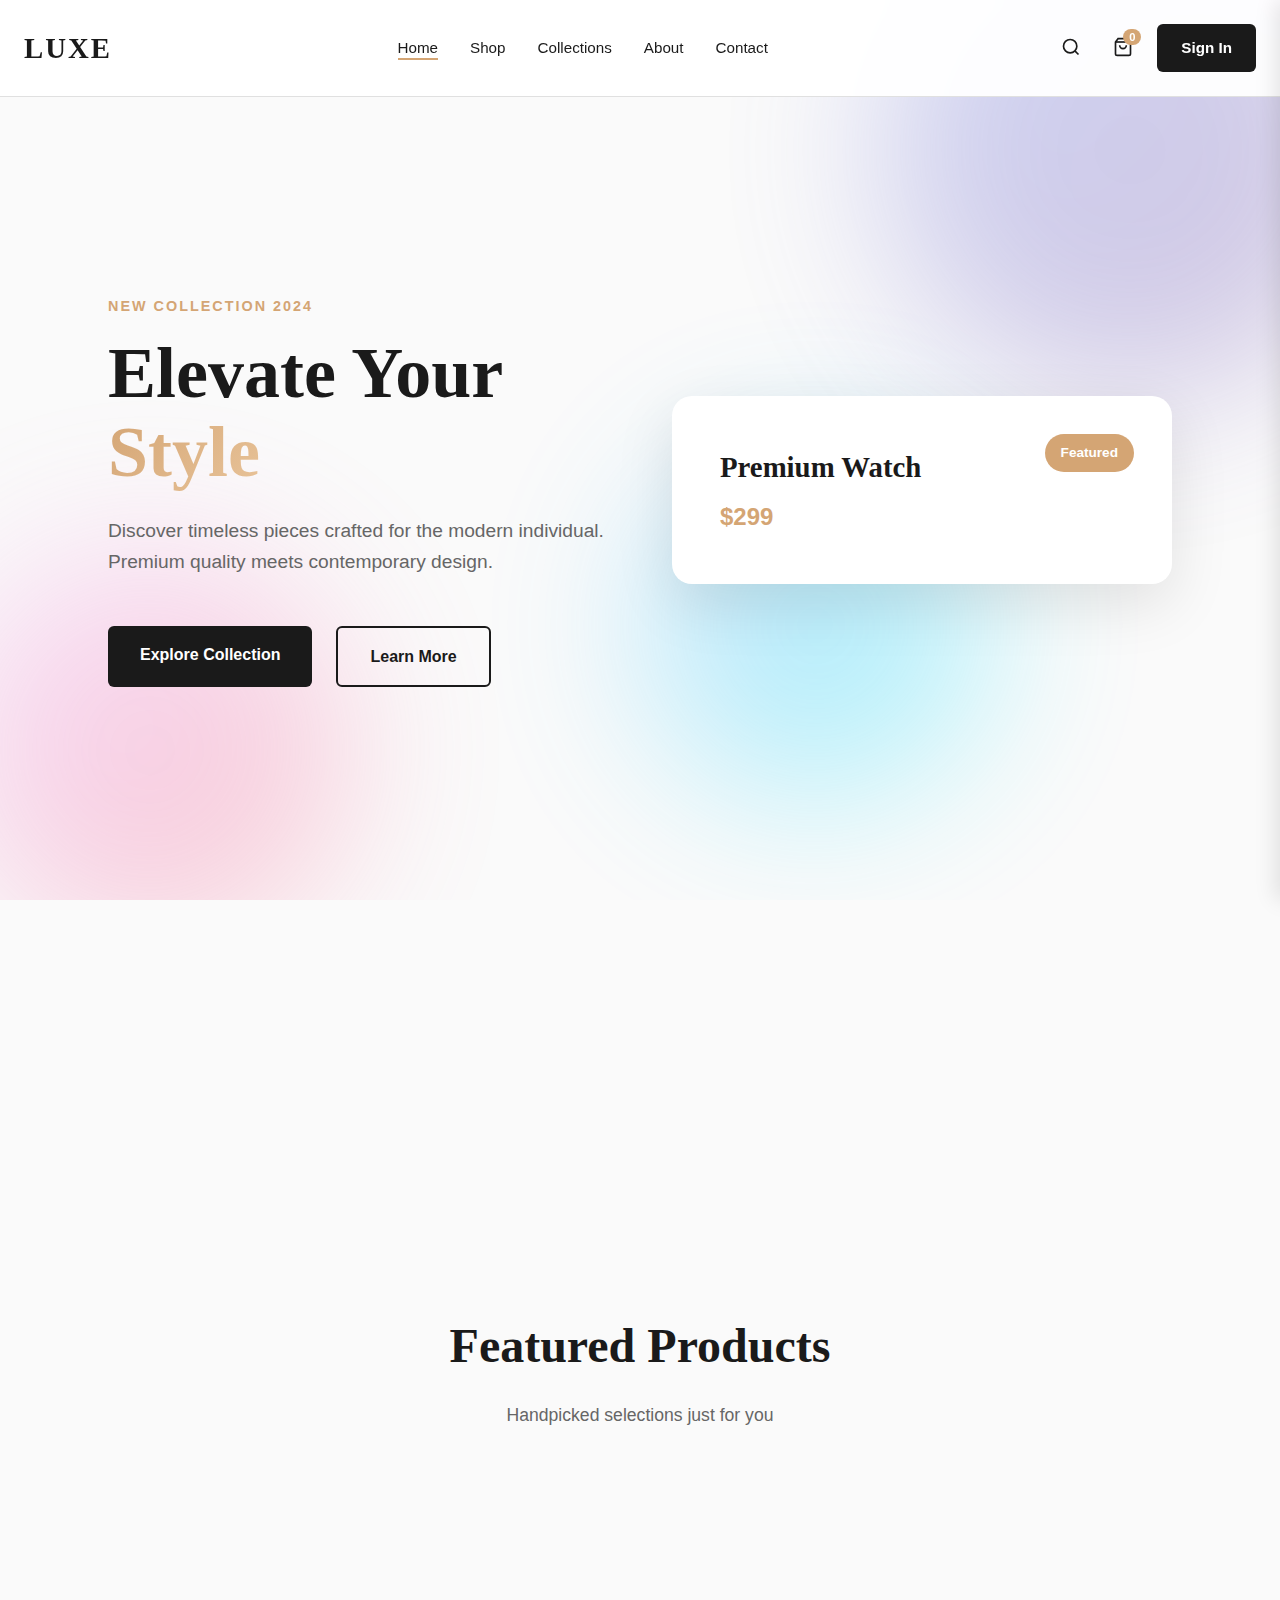
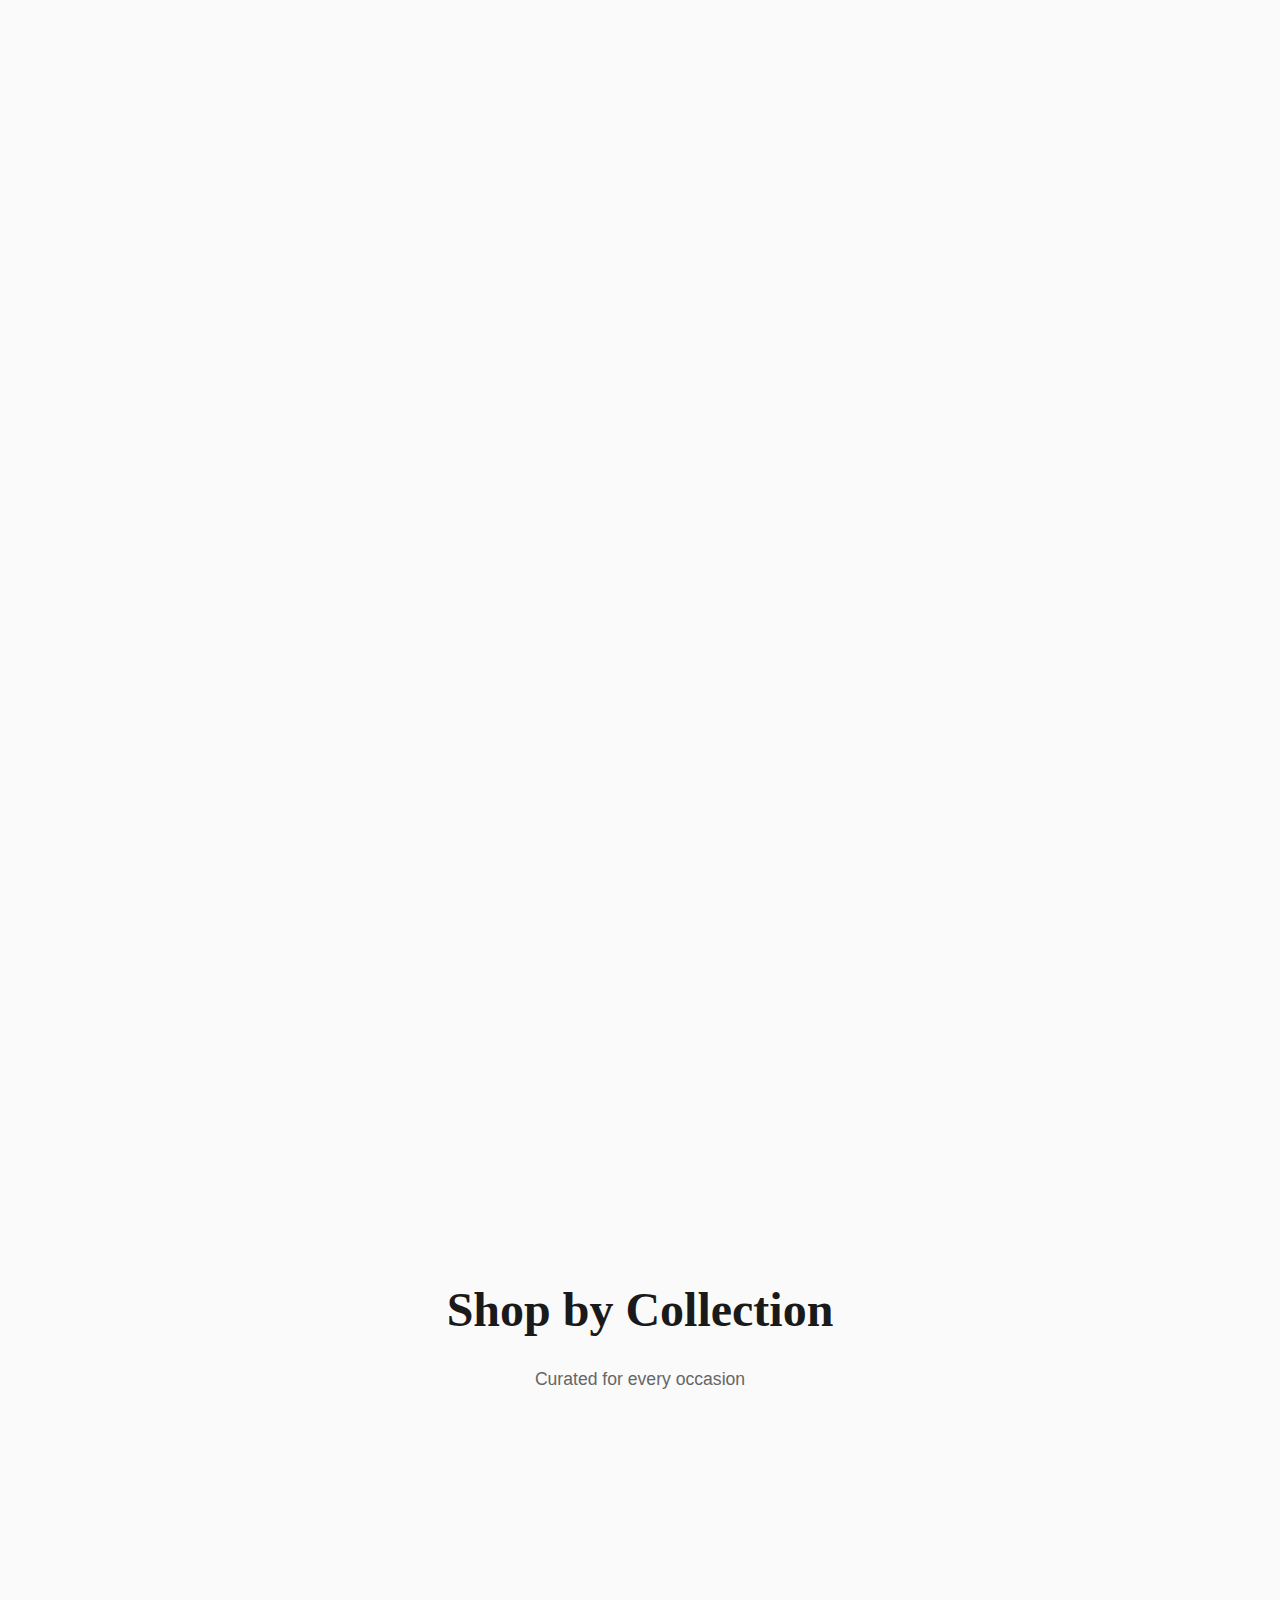
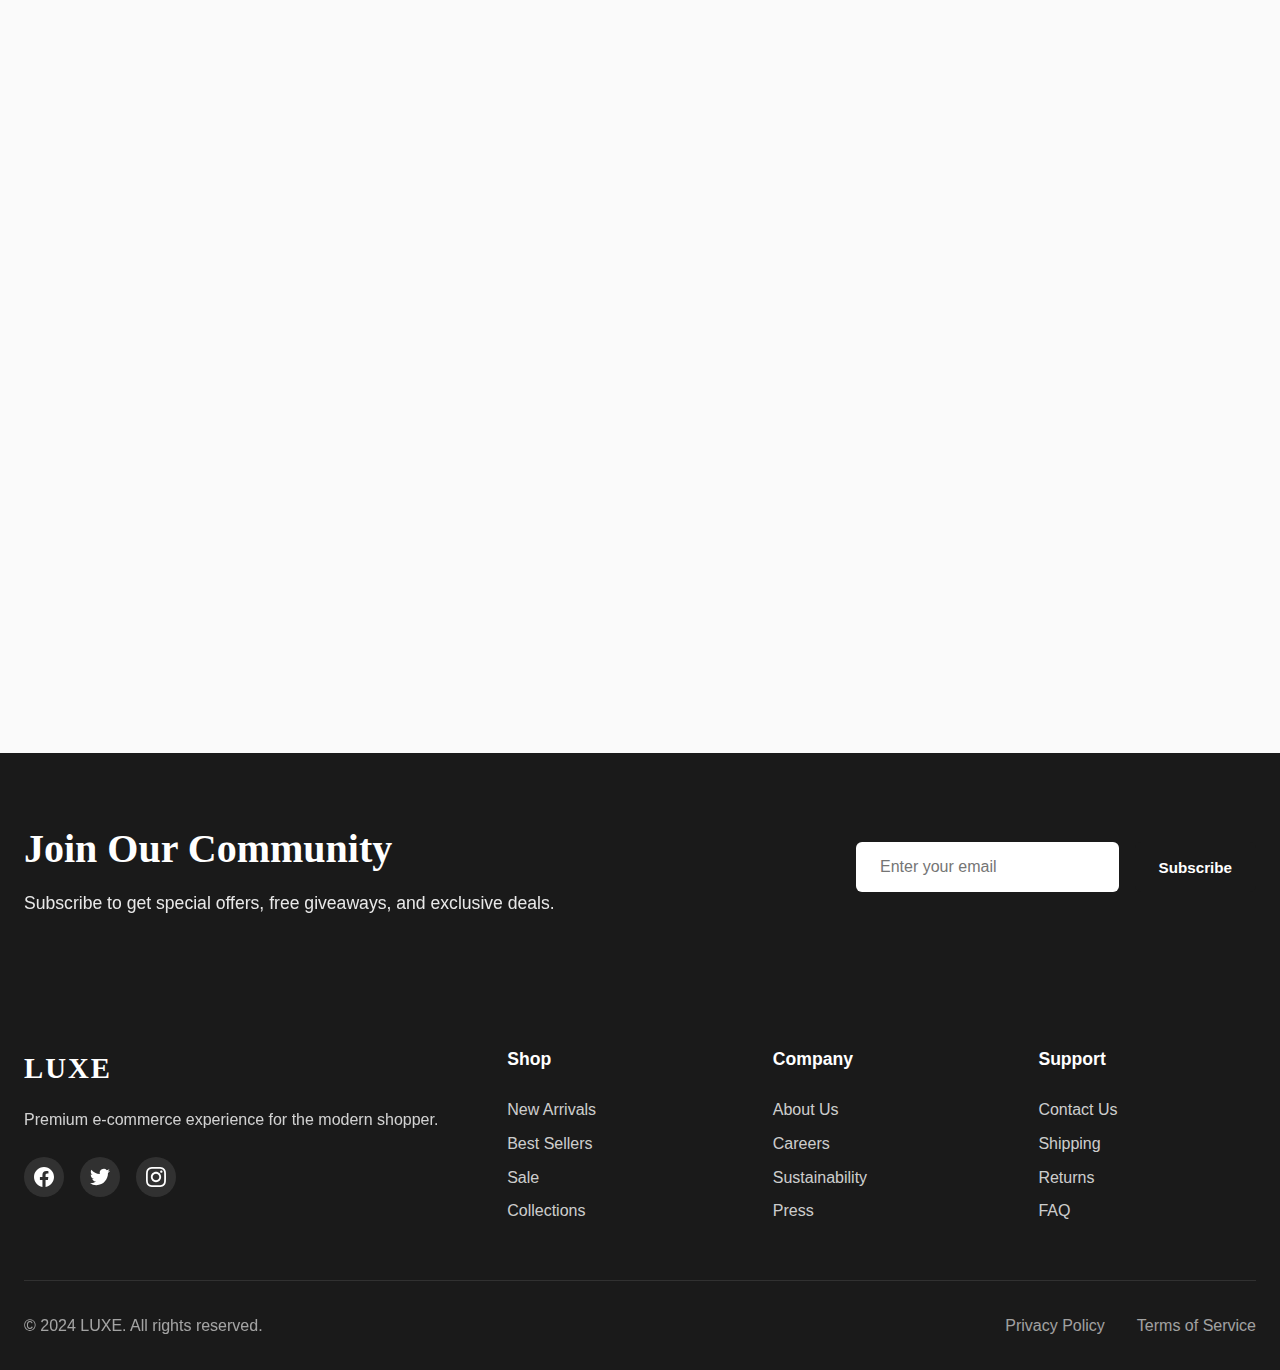
<file: E-comWeb1/index.html>
<!DOCTYPE html>
<html lang="en">

<head>
    <meta charset="UTF-8">
    <meta name="viewport" content="width=device-width, initial-scale=1.0">
    <title>LUXE - Premium E-Commerce</title>
    <link rel="stylesheet" href="styles.css">
    <link rel="stylesheet">
</head>

<body>
    <!-- Navigation -->
    <nav class="navbar" id="navbar">
        <div class="container">
            <div class="nav-content">
                <div class="logo">LUXE</div>
                <ul class="nav-links" id="navLinks">
                    <li><a href="index.html" class="active">Home</a></li>
                    <li><a href="#shop">Shop</a></li>
                    <li><a href="#collections">Collections</a></li>
                    <li><a href="#about">About</a></li>
                    <li><a href="#contact">Contact</a></li>
                </ul>
                <div class="nav-actions">
                    <button class="icon-btn" id="searchBtn">
                        <svg width="20" height="20" viewBox="0 0 24 24" fill="none" stroke="currentColor"
                            stroke-width="2">
                            <circle cx="11" cy="11" r="8"></circle>
                            <path d="m21 21-4.35-4.35"></path>
                        </svg>
                    </button>
                    <button class="icon-btn" id="cartBtn">
                        <svg width="20" height="20" viewBox="0 0 24 24" fill="none" stroke="currentColor"
                            stroke-width="2">
                            <path d="M6 2L3 6v14a2 2 0 0 0 2 2h14a2 2 0 0 0 2-2V6l-3-4z"></path>
                            <line x1="3" y1="6" x2="21" y2="6"></line>
                            <path d="M16 10a4 4 0 0 1-8 0"></path>
                        </svg>
                        <span class="cart-count">0</span>
                    </button>
                    <a href="login.html" class="btn-primary">Sign In</a>
                </div>
                <button class="mobile-menu-btn" id="mobileMenuBtn">
                    <span></span>
                    <span></span>
                    <span></span>
                </button>
            </div>
        </div>
    </nav>

    <!-- Hero Section -->
    <section class="hero">
        <div class="hero-background">
            <div class="gradient-orb orb-1"></div>
            <div class="gradient-orb orb-2"></div>
            <div class="gradient-orb orb-3"></div>
        </div>
        <div class="container">
            <div class="hero-content">
                <div class="hero-text">
                    <span class="hero-label">New Collection 2024</span>
                    <h1 class="hero-title">
                        Elevate Your<br>
                        <span class="gradient-text">Style</span>
                    </h1>
                    <p class="hero-description">Discover timeless pieces crafted for the modern individual. Premium
                        quality meets contemporary design.</p>
                    <div class="hero-actions">
                        <a href="#shop" class="btn-primary btn-lg">Explore Collection</a>
                        <a href="#about" class="btn-secondary btn-lg">Learn More</a>
                    </div>
                </div>
                <div class="hero-image">
                    <div class="floating-card">
                        <div class="product-preview">
                            <div class="preview-badge">Featured</div>
                            <div class="preview-content">
                                <h3>Premium Watch</h3>
                                <p class="preview-price">$299</p>
                            </div>
                        </div>
                    </div>
                </div>
            </div>
        </div>
    </section>

    <!-- Features -->
    <section class="features">
        <div class="container">
            <div class="features-grid">
                <div class="feature-card">
                    <div class="feature-icon">
                        <svg width="32" height="32" viewBox="0 0 24 24" fill="none" stroke="currentColor"
                            stroke-width="2">
                            <path d="M21 10c0 7-9 13-9 13s-9-6-9-13a9 9 0 0 1 18 0z"></path>
                            <circle cx="12" cy="10" r="3"></circle>
                        </svg>
                    </div>
                    <h3>Free Shipping</h3>
                    <p>On orders over $100</p>
                </div>
                <div class="feature-card">
                    <div class="feature-icon">
                        <svg width="32" height="32" viewBox="0 0 24 24" fill="none" stroke="currentColor"
                            stroke-width="2">
                            <rect x="1" y="4" width="22" height="16" rx="2" ry="2"></rect>
                            <line x1="1" y1="10" x2="23" y2="10"></line>
                        </svg>
                    </div>
                    <h3>Secure Payment</h3>
                    <p>100% secure transactions</p>
                </div>
                <div class="feature-card">
                    <div class="feature-icon">
                        <svg width="32" height="32" viewBox="0 0 24 24" fill="none" stroke="currentColor"
                            stroke-width="2">
                            <path d="M12 22s8-4 8-10V5l-8-3-8 3v7c0 6 8 10 8 10z"></path>
                        </svg>
                    </div>
                    <h3>Quality Guarantee</h3>
                    <p>30-day money back</p>
                </div>
                <div class="feature-card">
                    <div class="feature-icon">
                        <svg width="32" height="32" viewBox="0 0 24 24" fill="none" stroke="currentColor"
                            stroke-width="2">
                            <path d="M21 15a2 2 0 0 1-2 2H7l-4 4V5a2 2 0 0 1 2-2h14a2 2 0 0 1 2 2z"></path>
                        </svg>
                    </div>
                    <h3>24/7 Support</h3>
                    <p>Dedicated customer care</p>
                </div>
            </div>
        </div>
    </section>

    <!-- Products Section -->
    <section class="products" id="shop">
        <div class="container">
            <div class="section-header">
                <h2 class="section-title">Featured Products</h2>
                <p class="section-subtitle">Handpicked selections just for you</p>
            </div>
            <div class="products-grid" id="productsGrid">
                <!-- Products will be dynamically loaded -->
            </div>
        </div>
    </section>

    <!-- Collections -->
    <section class="collections" id="collections">
        <div class="container">
            <div class="section-header">
                <h2 class="section-title">Shop by Collection</h2>
                <p class="section-subtitle">Curated for every occasion</p>
            </div>
            <div class="collections-grid">
                <div class="collection-card large">
                    <div class="collection-overlay"></div>
                    <div class="collection-content">
                        <span class="collection-tag">Spring 2024</span>
                        <h3>Modern Essentials</h3>
                        <a href="#" class="btn-link">Shop Now →</a>
                    </div>
                </div>
                <div class="collection-card">
                    <div class="collection-overlay"></div>
                    <div class="collection-content">
                        <span class="collection-tag">Limited</span>
                        <h3>Accessories</h3>
                        <a href="#" class="btn-link">Shop Now →</a>
                    </div>
                </div>
                <div class="collection-card">
                    <div class="collection-overlay"></div>
                    <div class="collection-content">
                        <span class="collection-tag">New</span>
                        <h3>Premium Line</h3>
                        <a href="#" class="btn-link">Shop Now →</a>
                    </div>
                </div>
            </div>
        </div>
    </section>

    <!-- Newsletter -->
    <section class="newsletter">
        <div class="container">
            <div class="newsletter-content">
                <div class="newsletter-text">
                    <h2>Join Our Community</h2>
                    <p>Subscribe to get special offers, free giveaways, and exclusive deals.</p>
                </div>
                <form class="newsletter-form" id="newsletterForm">
                    <input type="email" placeholder="Enter your email" required>
                    <button type="submit" class="btn-primary">Subscribe</button>
                </form>
            </div>
        </div>
    </section>

    <!-- Footer -->
    <footer class="footer">
        <div class="container">
            <div class="footer-content">
                <div class="footer-section">
                    <h3 class="footer-logo">LUXE</h3>
                    <p>Premium e-commerce experience for the modern shopper.</p>
                    <div class="social-links">
                        <a href="#"><svg width="20" height="20" viewBox="0 0 24 24" fill="currentColor">
                                <path
                                    d="M24 12.073c0-6.627-5.373-12-12-12s-12 5.373-12 12c0 5.99 4.388 10.954 10.125 11.854v-8.385H7.078v-3.47h3.047V9.43c0-3.007 1.792-4.669 4.533-4.669 1.312 0 2.686.235 2.686.235v2.953H15.83c-1.491 0-1.956.925-1.956 1.874v2.25h3.328l-.532 3.47h-2.796v8.385C19.612 23.027 24 18.062 24 12.073z" />
                            </svg></a>
                        <a href="#"><svg width="20" height="20" viewBox="0 0 24 24" fill="currentColor">
                                <path
                                    d="M23.953 4.57a10 10 0 01-2.825.775 4.958 4.958 0 002.163-2.723c-.951.555-2.005.959-3.127 1.184a4.92 4.92 0 00-8.384 4.482C7.69 8.095 4.067 6.13 1.64 3.162a4.822 4.822 0 00-.666 2.475c0 1.71.87 3.213 2.188 4.096a4.904 4.904 0 01-2.228-.616v.06a4.923 4.923 0 003.946 4.827 4.996 4.996 0 01-2.212.085 4.936 4.936 0 004.604 3.417 9.867 9.867 0 01-6.102 2.105c-.39 0-.779-.023-1.17-.067a13.995 13.995 0 007.557 2.209c9.053 0 13.998-7.496 13.998-13.985 0-.21 0-.42-.015-.63A9.935 9.935 0 0024 4.59z" />
                            </svg></a>
                        <a href="#"><svg width="20" height="20" viewBox="0 0 24 24" fill="currentColor">
                                <path
                                    d="M12 0C8.74 0 8.333.015 7.053.072 5.775.132 4.905.333 4.14.63c-.789.306-1.459.717-2.126 1.384S.935 3.35.63 4.14C.333 4.905.131 5.775.072 7.053.012 8.333 0 8.74 0 12s.015 3.667.072 4.947c.06 1.277.261 2.148.558 2.913.306.788.717 1.459 1.384 2.126.667.666 1.336 1.079 2.126 1.384.766.296 1.636.499 2.913.558C8.333 23.988 8.74 24 12 24s3.667-.015 4.947-.072c1.277-.06 2.148-.262 2.913-.558.788-.306 1.459-.718 2.126-1.384.666-.667 1.079-1.335 1.384-2.126.296-.765.499-1.636.558-2.913.06-1.28.072-1.687.072-4.947s-.015-3.667-.072-4.947c-.06-1.277-.262-2.149-.558-2.913-.306-.789-.718-1.459-1.384-2.126C21.319 1.347 20.651.935 19.86.63c-.765-.297-1.636-.499-2.913-.558C15.667.012 15.26 0 12 0zm0 2.16c3.203 0 3.585.016 4.85.071 1.17.055 1.805.249 2.227.415.562.217.96.477 1.382.896.419.42.679.819.896 1.381.164.422.36 1.057.413 2.227.057 1.266.07 1.646.07 4.85s-.015 3.585-.074 4.85c-.061 1.17-.256 1.805-.421 2.227-.224.562-.479.96-.899 1.382-.419.419-.824.679-1.38.896-.42.164-1.065.36-2.235.413-1.274.057-1.649.07-4.859.07-3.211 0-3.586-.015-4.859-.074-1.171-.061-1.816-.256-2.236-.421-.569-.224-.96-.479-1.379-.899-.421-.419-.69-.824-.9-1.38-.165-.42-.359-1.065-.42-2.235-.045-1.26-.061-1.649-.061-4.844 0-3.196.016-3.586.061-4.861.061-1.17.255-1.814.42-2.234.21-.57.479-.96.9-1.381.419-.419.81-.689 1.379-.898.42-.166 1.051-.361 2.221-.421 1.275-.045 1.65-.06 4.859-.06l.045.03zm0 3.678c-3.405 0-6.162 2.76-6.162 6.162 0 3.405 2.76 6.162 6.162 6.162 3.405 0 6.162-2.76 6.162-6.162 0-3.405-2.76-6.162-6.162-6.162zM12 16c-2.21 0-4-1.79-4-4s1.79-4 4-4 4 1.79 4 4-1.79 4-4 4zm7.846-10.405c0 .795-.646 1.44-1.44 1.44-.795 0-1.44-.646-1.44-1.44 0-.794.646-1.439 1.44-1.439.793-.001 1.44.645 1.44 1.439z" />
                            </svg></a>
                    </div>
                </div>
                <div class="footer-section">
                    <h4>Shop</h4>
                    <ul>
                        <li><a href="#">New Arrivals</a></li>
                        <li><a href="#">Best Sellers</a></li>
                        <li><a href="#">Sale</a></li>
                        <li><a href="#">Collections</a></li>
                    </ul>
                </div>
                <div class="footer-section">
                    <h4>Company</h4>
                    <ul>
                        <li><a href="#">About Us</a></li>
                        <li><a href="#">Careers</a></li>
                        <li><a href="#">Sustainability</a></li>
                        <li><a href="#">Press</a></li>
                    </ul>
                </div>
                <div class="footer-section">
                    <h4>Support</h4>
                    <ul>
                        <li><a href="#">Contact Us</a></li>
                        <li><a href="#">Shipping</a></li>
                        <li><a href="#">Returns</a></li>
                        <li><a href="#">FAQ</a></li>
                    </ul>
                </div>
            </div>
            <div class="footer-bottom">
                <p>&copy; 2024 LUXE. All rights reserved.</p>
                <div class="footer-links">
                    <a href="#">Privacy Policy</a>
                    <a href="#">Terms of Service</a>
                </div>
            </div>
        </div>
    </footer>

    <!-- Cart Sidebar -->
    <div class="cart-sidebar" id="cartSidebar">
        <div class="cart-header">
            <h3>Shopping Cart</h3>
            <button class="close-btn" id="closeCart">&times;</button>
        </div>
        <div class="cart-items" id="cartItems">
            <div class="empty-cart">
                <svg width="64" height="64" viewBox="0 0 24 24" fill="none" stroke="currentColor" stroke-width="1.5">
                    <path d="M6 2L3 6v14a2 2 0 0 0 2 2h14a2 2 0 0 0 2-2V6l-3-4z"></path>
                    <line x1="3" y1="6" x2="21" y2="6"></line>
                    <path d="M16 10a4 4 0 0 1-8 0"></path>
                </svg>
                <p>Your cart is empty</p>
            </div>
        </div>
        <div class="cart-footer">
            <div class="cart-total">
                <span>Subtotal:</span>
                <span class="total-amount">$0.00</span>
            </div>
            <a href="checkout.html" class="btn-primary btn-block">Checkout</a>
        </div>
    </div>

    <div class="overlay" id="overlay"></div>

    <script src="script.js"></script>
</body>

</html>
</file>
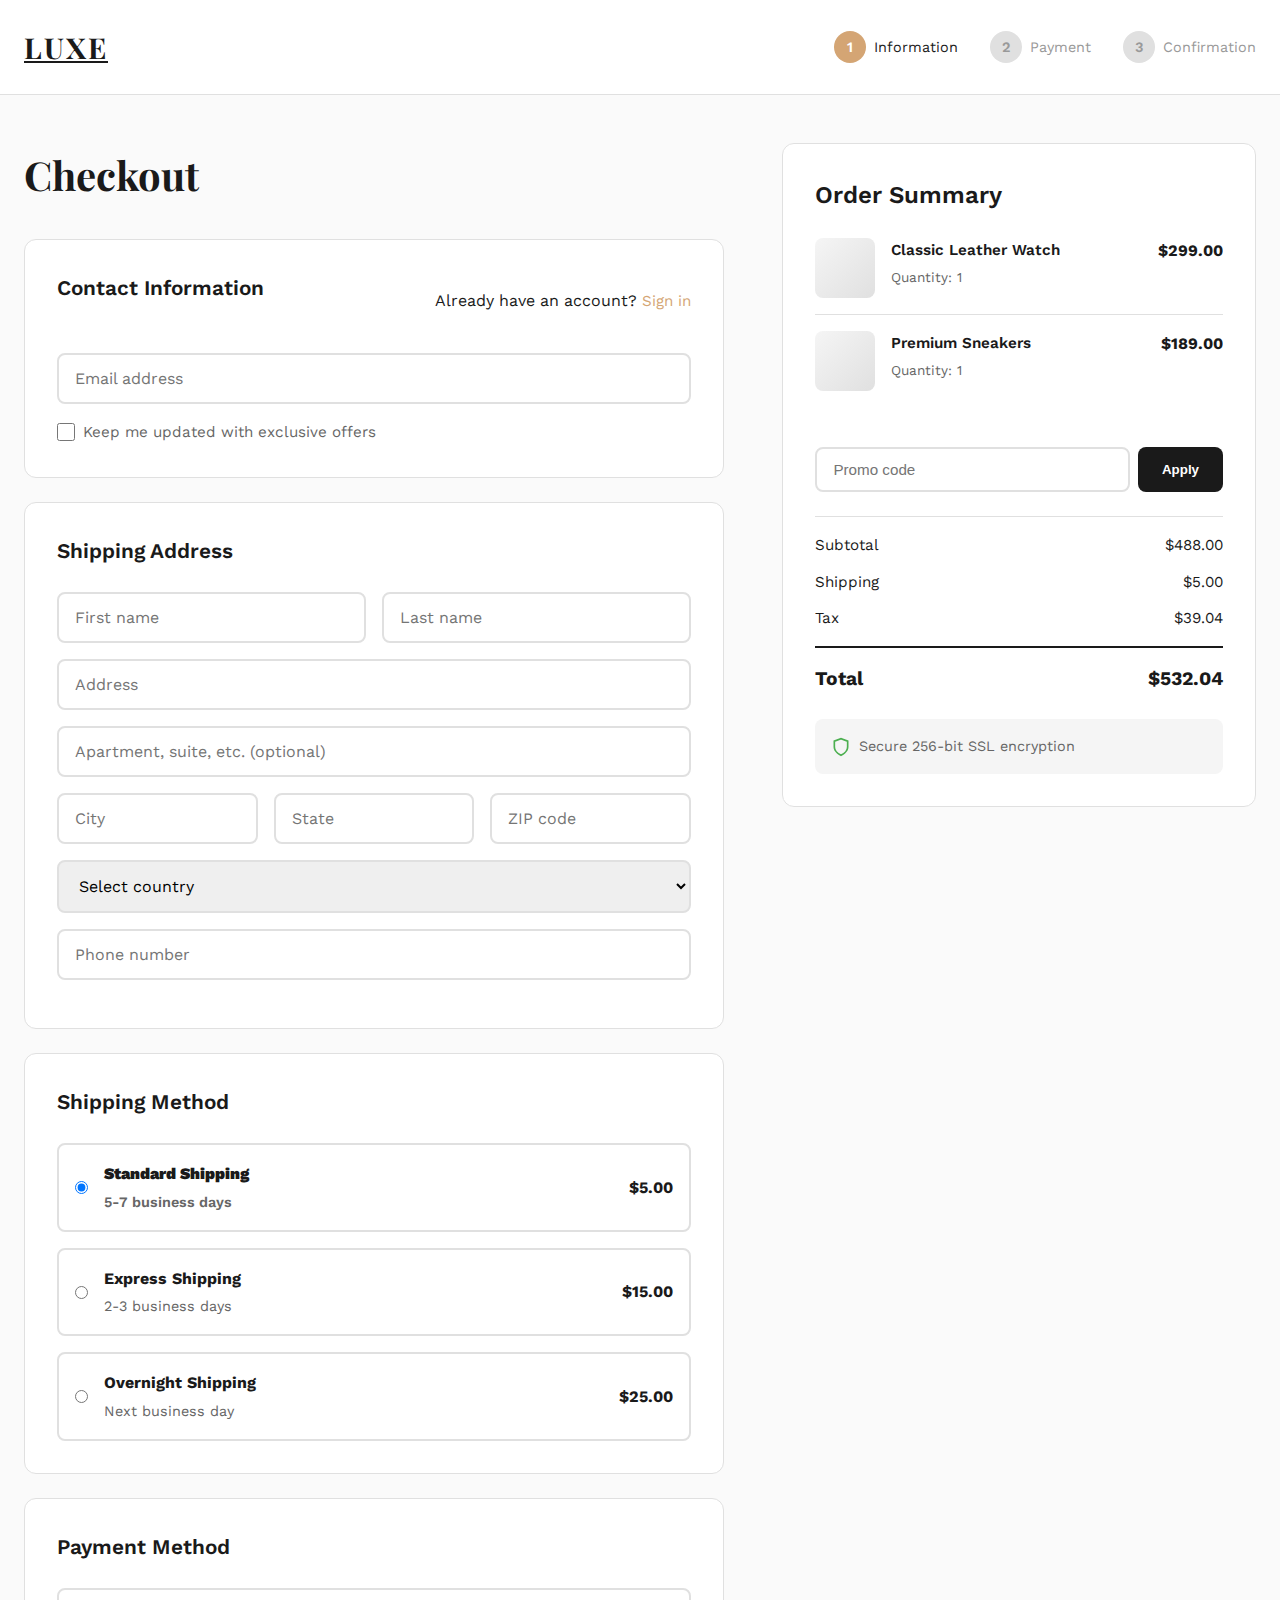
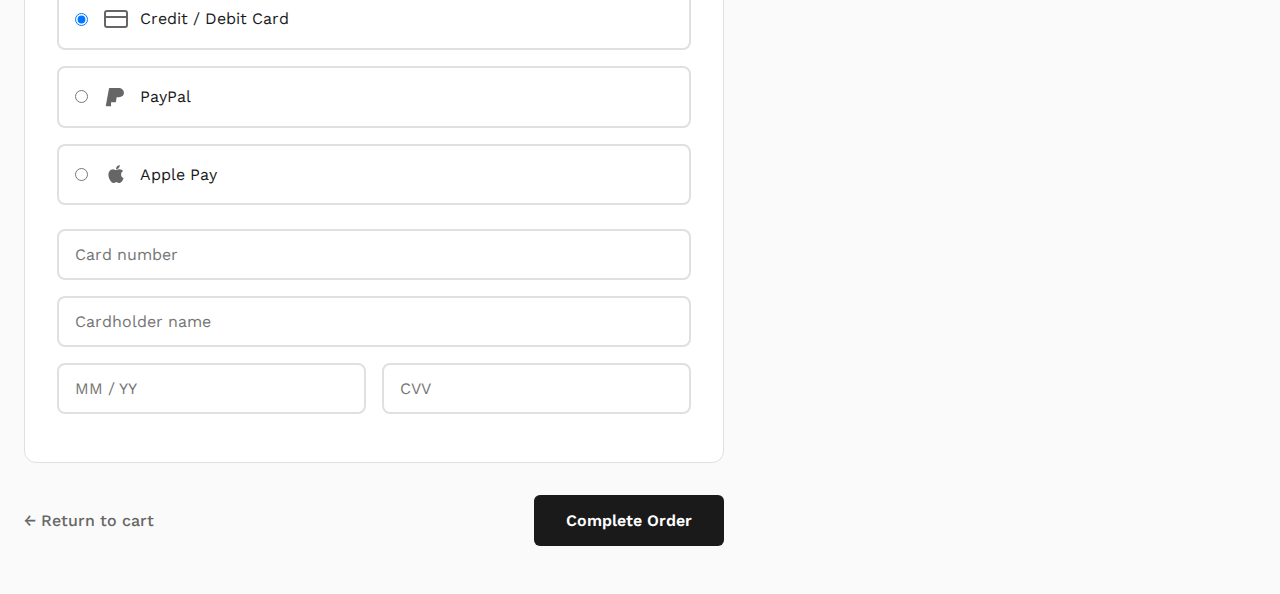
<file: E-comWeb1/checkout.html>
<!DOCTYPE html>
<html lang="en">
<head>
    <meta charset="UTF-8">
    <meta name="viewport" content="width=device-width, initial-scale=1.0">
    <title>Checkout - LUXE</title>
    <link rel="stylesheet" href="styles.css">
    <link rel="stylesheet" href="checkout-styles.css">
    <link href="https://fonts.googleapis.com/css2?family=Playfair+Display:wght@400;500;600;700;800&family=Work+Sans:wght@300;400;500;600&display=swap" rel="stylesheet">
</head>
<body>
    <!-- Simple Header -->
    <nav class="checkout-navbar">
        <div class="container">
            <div class="checkout-nav-content">
                <a href="index.html" class="logo">LUXE</a>
                <div class="checkout-steps">
                    <div class="step active">
                        <span class="step-number">1</span>
                        <span class="step-label">Information</span>
                    </div>
                    <div class="step">
                        <span class="step-number">2</span>
                        <span class="step-label">Payment</span>
                    </div>
                    <div class="step">
                        <span class="step-number">3</span>
                        <span class="step-label">Confirmation</span>
                    </div>
                </div>
            </div>
        </div>
    </nav>

    <div class="checkout-container">
        <div class="container">
            <div class="checkout-grid">
                <!-- Left - Checkout Form -->
                <div class="checkout-form-section">
                    <h1 class="checkout-title">Checkout</h1>
                    
                    <!-- Contact Information -->
                    <div class="checkout-section">
                        <div class="section-header-checkout">
                            <h2>Contact Information</h2>
                            <p>Already have an account? <a href="login.html">Sign in</a></p>
                        </div>
                        
                        <div class="form-group">
                            <input type="email" placeholder="Email address" required>
                        </div>
                        
                        <label class="checkbox-label">
                            <input type="checkbox">
                            <span>Keep me updated with exclusive offers</span>
                        </label>
                    </div>

                    <!-- Shipping Address -->
                    <div class="checkout-section">
                        <h2>Shipping Address</h2>
                        
                        <div class="form-row">
                            <div class="form-group">
                                <input type="text" placeholder="First name" required>
                            </div>
                            <div class="form-group">
                                <input type="text" placeholder="Last name" required>
                            </div>
                        </div>

                        <div class="form-group">
                            <input type="text" placeholder="Address" required>
                        </div>

                        <div class="form-group">
                            <input type="text" placeholder="Apartment, suite, etc. (optional)">
                        </div>

                        <div class="form-row">
                            <div class="form-group">
                                <input type="text" placeholder="City" required>
                            </div>
                            <div class="form-group">
                                <input type="text" placeholder="State" required>
                            </div>
                            <div class="form-group">
                                <input type="text" placeholder="ZIP code" required>
                            </div>
                        </div>

                        <div class="form-group">
                            <select required>
                                <option value="">Select country</option>
                                <option value="us">United States</option>
                                <option value="ca">Canada</option>
                                <option value="uk">United Kingdom</option>
                                <option value="au">Australia</option>
                            </select>
                        </div>

                        <div class="form-group">
                            <input type="tel" placeholder="Phone number" required>
                        </div>
                    </div>

                    <!-- Shipping Method -->
                    <div class="checkout-section">
                        <h2>Shipping Method</h2>
                        
                        <div class="shipping-options">
                            <label class="shipping-option">
                                <input type="radio" name="shipping" value="standard" checked>
                                <div class="option-content">
                                    <div>
                                        <strong>Standard Shipping</strong>
                                        <p>5-7 business days</p>
                                    </div>
                                    <span class="option-price">$5.00</span>
                                </div>
                            </label>

                            <label class="shipping-option">
                                <input type="radio" name="shipping" value="express">
                                <div class="option-content">
                                    <div>
                                        <strong>Express Shipping</strong>
                                        <p>2-3 business days</p>
                                    </div>
                                    <span class="option-price">$15.00</span>
                                </div>
                            </label>

                            <label class="shipping-option">
                                <input type="radio" name="shipping" value="overnight">
                                <div class="option-content">
                                    <div>
                                        <strong>Overnight Shipping</strong>
                                        <p>Next business day</p>
                                    </div>
                                    <span class="option-price">$25.00</span>
                                </div>
                            </label>
                        </div>
                    </div>

                    <!-- Payment Method -->
                    <div class="checkout-section">
                        <h2>Payment Method</h2>
                        
                        <div class="payment-methods">
                            <label class="payment-method">
                                <input type="radio" name="payment" value="card" checked>
                                <div class="method-content">
                                    <svg width="24" height="24" viewBox="0 0 24 24" fill="none" stroke="currentColor" stroke-width="2">
                                        <rect x="1" y="4" width="22" height="16" rx="2" ry="2"></rect>
                                        <line x1="1" y1="10" x2="23" y2="10"></line>
                                    </svg>
                                    <span>Credit / Debit Card</span>
                                </div>
                            </label>

                            <label class="payment-method">
                                <input type="radio" name="payment" value="paypal">
                                <div class="method-content">
                                    <svg width="24" height="24" viewBox="0 0 24 24" fill="currentColor">
                                        <path d="M7.076 21.337H2.47a.641.641 0 0 1-.633-.74L4.944 3.72a.77.77 0 0 1 .76-.653h8.53c1.66 0 3.139.48 4.174 1.355 1.029.872 1.551 2.121 1.471 3.514-.074 1.29-.584 2.398-1.434 3.119-.85.72-2.012 1.086-3.464 1.086H12.65l-.715 4.513a.772.772 0 0 1-.76.653H7.076z"/>
                                    </svg>
                                    <span>PayPal</span>
                                </div>
                            </label>

                            <label class="payment-method">
                                <input type="radio" name="payment" value="apple">
                                <div class="method-content">
                                    <svg width="24" height="24" viewBox="0 0 24 24" fill="currentColor">
                                        <path d="M17.05 20.28c-.98.95-2.05.8-3.08.35-1.09-.46-2.09-.48-3.24 0-1.44.62-2.2.44-3.06-.35C2.79 15.25 3.51 7.59 9.05 7.31c1.35.07 2.29.74 3.08.8 1.18-.24 2.31-.93 3.57-.84 1.51.12 2.65.72 3.4 1.8-3.12 1.87-2.38 5.98.48 7.13-.57 1.5-1.31 2.99-2.54 4.09l.01-.01zM12.03 7.25c-.15-2.23 1.66-4.07 3.74-4.25.29 2.58-2.34 4.5-3.74 4.25z"/>
                                    </svg>
                                    <span>Apple Pay</span>
                                </div>
                            </label>
                        </div>

                        <div class="card-details" id="cardDetails">
                            <div class="form-group">
                                <input type="text" placeholder="Card number" maxlength="19">
                            </div>

                            <div class="form-group">
                                <input type="text" placeholder="Cardholder name" required>
                            </div>

                            <div class="form-row">
                                <div class="form-group">
                                    <input type="text" placeholder="MM / YY" maxlength="5" required>
                                </div>
                                <div class="form-group">
                                    <input type="text" placeholder="CVV" maxlength="4" required>
                                </div>
                            </div>
                        </div>
                    </div>

                    <!-- Action Buttons -->
                    <div class="checkout-actions">
                        <a href="index.html" class="btn-back">← Return to cart</a>
                        <button type="submit" class="btn-primary btn-lg">Complete Order</button>
                    </div>
                </div>

                <!-- Right - Order Summary -->
                <div class="order-summary">
                    <div class="summary-sticky">
                        <h2>Order Summary</h2>
                        
                        <div class="summary-items">
                            <div class="summary-item">
                                <div class="item-image"></div>
                                <div class="item-details">
                                    <h4>Classic Leather Watch</h4>
                                    <p>Quantity: 1</p>
                                </div>
                                <div class="item-price">$299.00</div>
                            </div>

                            <div class="summary-item">
                                <div class="item-image"></div>
                                <div class="item-details">
                                    <h4>Premium Sneakers</h4>
                                    <p>Quantity: 1</p>
                                </div>
                                <div class="item-price">$189.00</div>
                            </div>
                        </div>

                        <div class="promo-code">
                            <input type="text" placeholder="Promo code">
                            <button class="btn-apply">Apply</button>
                        </div>

                        <div class="summary-totals">
                            <div class="total-row">
                                <span>Subtotal</span>
                                <span>$488.00</span>
                            </div>
                            <div class="total-row">
                                <span>Shipping</span>
                                <span>$5.00</span>
                            </div>
                            <div class="total-row">
                                <span>Tax</span>
                                <span>$39.04</span>
                            </div>
                            <div class="total-row final">
                                <span>Total</span>
                                <span>$532.04</span>
                            </div>
                        </div>

                        <div class="security-badges">
                            <svg width="20" height="20" viewBox="0 0 24 24" fill="none" stroke="currentColor" stroke-width="2">
                                <path d="M12 22s8-4 8-10V5l-8-3-8 3v7c0 6 8 10 8 10z"></path>
                            </svg>
                            <span>Secure 256-bit SSL encryption</span>
                        </div>
                    </div>
                </div>
            </div>
        </div>
    </div>

    <script src="checkout-script.js"></script>
</body>
</html>
</file>
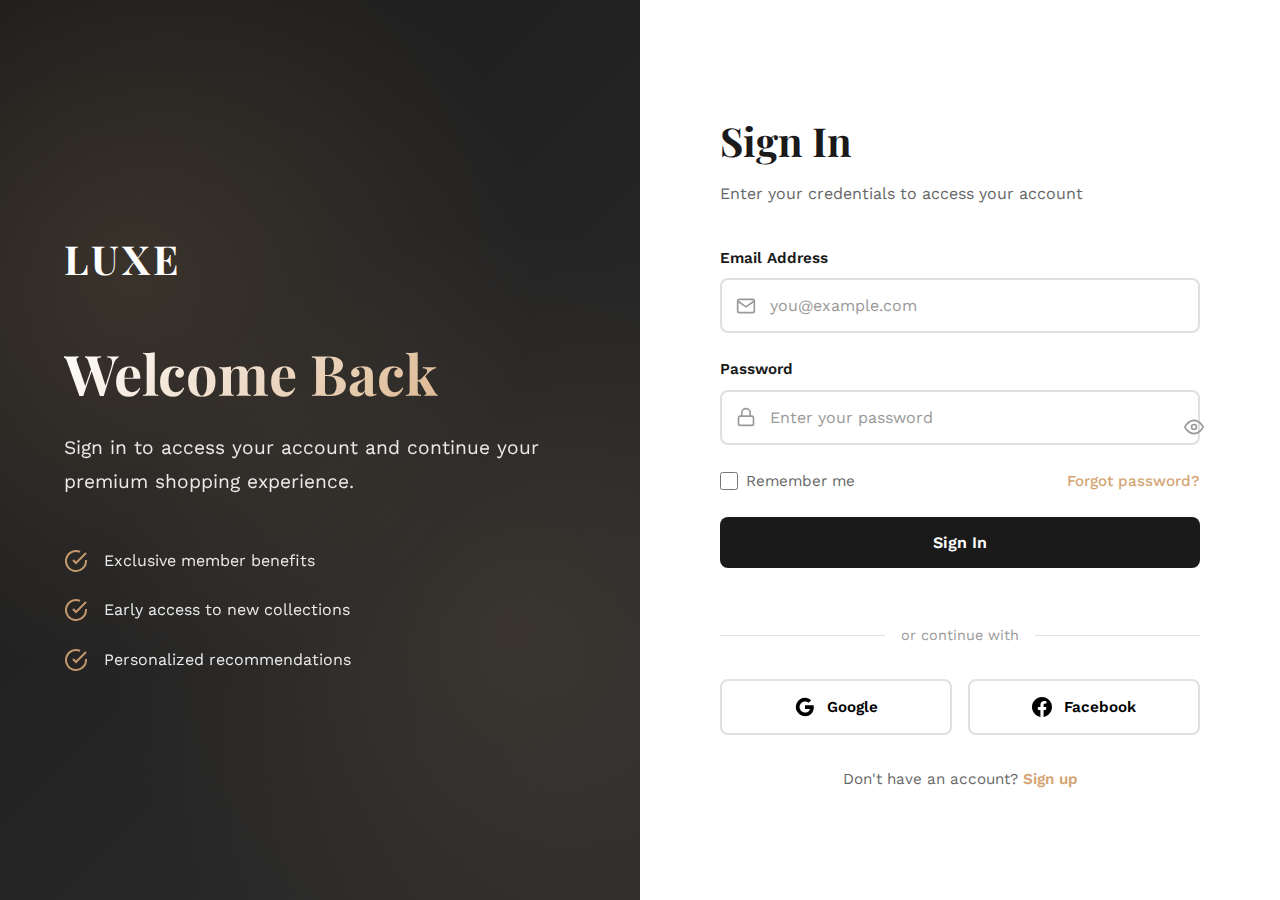
<file: E-comWeb1/login.html>
<!DOCTYPE html>
<html lang="en">
<head>
    <meta charset="UTF-8">
    <meta name="viewport" content="width=device-width, initial-scale=1.0">
    <title>Sign In - LUXE</title>
    <link rel="stylesheet" href="auth-styles.css">
    <link href="https://fonts.googleapis.com/css2?family=Playfair+Display:wght@400;500;600;700;800&family=Work+Sans:wght@300;400;500;600&display=swap" rel="stylesheet">
</head>
<body>
    <div class="auth-container">
        <!-- Left Side - Branding -->
        <div class="auth-brand">
            <div class="brand-overlay"></div>
            <div class="brand-content">
                <a href="index.html" class="brand-logo">LUXE</a>
                <h1 class="brand-title">Welcome Back</h1>
                <p class="brand-description">Sign in to access your account and continue your premium shopping experience.</p>
                <div class="brand-features">
                    <div class="brand-feature">
                        <svg width="24" height="24" viewBox="0 0 24 24" fill="none" stroke="currentColor" stroke-width="2">
                            <path d="M22 11.08V12a10 10 0 1 1-5.93-9.14"></path>
                            <polyline points="22 4 12 14.01 9 11.01"></polyline>
                        </svg>
                        <span>Exclusive member benefits</span>
                    </div>
                    <div class="brand-feature">
                        <svg width="24" height="24" viewBox="0 0 24 24" fill="none" stroke="currentColor" stroke-width="2">
                            <path d="M22 11.08V12a10 10 0 1 1-5.93-9.14"></path>
                            <polyline points="22 4 12 14.01 9 11.01"></polyline>
                        </svg>
                        <span>Early access to new collections</span>
                    </div>
                    <div class="brand-feature">
                        <svg width="24" height="24" viewBox="0 0 24 24" fill="none" stroke="currentColor" stroke-width="2">
                            <path d="M22 11.08V12a10 10 0 1 1-5.93-9.14"></path>
                            <polyline points="22 4 12 14.01 9 11.01"></polyline>
                        </svg>
                        <span>Personalized recommendations</span>
                    </div>
                </div>
            </div>
        </div>

        <!-- Right Side - Form -->
        <div class="auth-form-container">
            <div class="auth-form-wrapper">
                <!-- Login Form -->
                <div class="auth-form" id="loginForm">
                    <div class="form-header">
                        <h2>Sign In</h2>
                        <p>Enter your credentials to access your account</p>
                    </div>

                    <form onsubmit="handleLogin(event)">
                        <div class="form-group">
                            <label for="loginEmail">Email Address</label>
                            <div class="input-wrapper">
                                <svg width="20" height="20" viewBox="0 0 24 24" fill="none" stroke="currentColor" stroke-width="2">
                                    <path d="M4 4h16c1.1 0 2 .9 2 2v12c0 1.1-.9 2-2 2H4c-1.1 0-2-.9-2-2V6c0-1.1.9-2 2-2z"></path>
                                    <polyline points="22,6 12,13 2,6"></polyline>
                                </svg>
                                <input type="email" id="loginEmail" placeholder="you@example.com" required>
                            </div>
                        </div>

                        <div class="form-group">
                            <label for="loginPassword">Password</label>
                            <div class="input-wrapper">
                                <svg width="20" height="20" viewBox="0 0 24 24" fill="none" stroke="currentColor" stroke-width="2">
                                    <rect x="3" y="11" width="18" height="11" rx="2" ry="2"></rect>
                                    <path d="M7 11V7a5 5 0 0 1 10 0v4"></path>
                                </svg>
                                <input type="password" id="loginPassword" placeholder="Enter your password" required>
                                <button type="button" class="toggle-password" onclick="togglePassword('loginPassword')">
                                    <svg width="20" height="20" viewBox="0 0 24 24" fill="none" stroke="currentColor" stroke-width="2">
                                        <path d="M1 12s4-8 11-8 11 8 11 8-4 8-11 8-11-8-11-8z"></path>
                                        <circle cx="12" cy="12" r="3"></circle>
                                    </svg>
                                </button>
                            </div>
                        </div>

                        <div class="form-options">
                            <label class="checkbox-label">
                                <input type="checkbox" id="rememberMe">
                                <span>Remember me</span>
                            </label>
                            <a href="#" class="forgot-link">Forgot password?</a>
                        </div>

                        <button type="submit" class="btn-submit">Sign In</button>

                        <div class="divider">
                            <span>or continue with</span>
                        </div>

                        <div class="social-login">
                            <button type="button" class="social-btn google">
                                <svg width="20" height="20" viewBox="0 0 24 24">
                                    <path fill="currentColor" d="M22.56 12.25c0-.78-.07-1.53-.2-2.25H12v4.26h5.92c-.26 1.37-1.04 2.53-2.21 3.31v2.77h3.57c2.08-1.92 3.28-4.74 3.28-8.09z"/>
                                    <path fill="currentColor" d="M12 23c2.97 0 5.46-.98 7.28-2.66l-3.57-2.77c-.98.66-2.23 1.06-3.71 1.06-2.86 0-5.29-1.93-6.16-4.53H2.18v2.84C3.99 20.53 7.7 23 12 23z"/>
                                    <path fill="currentColor" d="M5.84 14.09c-.22-.66-.35-1.36-.35-2.09s.13-1.43.35-2.09V7.07H2.18C1.43 8.55 1 10.22 1 12s.43 3.45 1.18 4.93l2.85-2.22.81-.62z"/>
                                    <path fill="currentColor" d="M12 5.38c1.62 0 3.06.56 4.21 1.64l3.15-3.15C17.45 2.09 14.97 1 12 1 7.7 1 3.99 3.47 2.18 7.07l3.66 2.84c.87-2.6 3.3-4.53 6.16-4.53z"/>
                                </svg>
                                Google
                            </button>
                            <button type="button" class="social-btn facebook">
                                <svg width="20" height="20" viewBox="0 0 24 24" fill="currentColor">
                                    <path d="M24 12.073c0-6.627-5.373-12-12-12s-12 5.373-12 12c0 5.99 4.388 10.954 10.125 11.854v-8.385H7.078v-3.47h3.047V9.43c0-3.007 1.792-4.669 4.533-4.669 1.312 0 2.686.235 2.686.235v2.953H15.83c-1.491 0-1.956.925-1.956 1.874v2.25h3.328l-.532 3.47h-2.796v8.385C19.612 23.027 24 18.062 24 12.073z"/>
                                </svg>
                                Facebook
                            </button>
                        </div>

                        <p class="form-footer">
                            Don't have an account? <a href="#" onclick="showRegisterForm()">Sign up</a>
                        </p>
                    </form>
                </div>

                <!-- Register Form -->
                <div class="auth-form hidden" id="registerForm">
                    <div class="form-header">
                        <h2>Create Account</h2>
                        <p>Join LUXE and start your premium shopping journey</p>
                    </div>

                    <form onsubmit="handleRegister(event)">
                        <div class="form-row">
                            <div class="form-group">
                                <label for="firstName">First Name</label>
                                <div class="input-wrapper">
                                    <svg width="20" height="20" viewBox="0 0 24 24" fill="none" stroke="currentColor" stroke-width="2">
                                        <path d="M20 21v-2a4 4 0 0 0-4-4H8a4 4 0 0 0-4 4v2"></path>
                                        <circle cx="12" cy="7" r="4"></circle>
                                    </svg>
                                    <input type="text" id="firstName" placeholder="John" required>
                                </div>
                            </div>

                            <div class="form-group">
                                <label for="lastName">Last Name</label>
                                <div class="input-wrapper">
                                    <svg width="20" height="20" viewBox="0 0 24 24" fill="none" stroke="currentColor" stroke-width="2">
                                        <path d="M20 21v-2a4 4 0 0 0-4-4H8a4 4 0 0 0-4 4v2"></path>
                                        <circle cx="12" cy="7" r="4"></circle>
                                    </svg>
                                    <input type="text" id="lastName" placeholder="Doe" required>
                                </div>
                            </div>
                        </div>

                        <div class="form-group">
                            <label for="registerEmail">Email Address</label>
                            <div class="input-wrapper">
                                <svg width="20" height="20" viewBox="0 0 24 24" fill="none" stroke="currentColor" stroke-width="2">
                                    <path d="M4 4h16c1.1 0 2 .9 2 2v12c0 1.1-.9 2-2 2H4c-1.1 0-2-.9-2-2V6c0-1.1.9-2 2-2z"></path>
                                    <polyline points="22,6 12,13 2,6"></polyline>
                                </svg>
                                <input type="email" id="registerEmail" placeholder="you@example.com" required>
                            </div>
                        </div>

                        <div class="form-group">
                            <label for="registerPassword">Password</label>
                            <div class="input-wrapper">
                                <svg width="20" height="20" viewBox="0 0 24 24" fill="none" stroke="currentColor" stroke-width="2">
                                    <rect x="3" y="11" width="18" height="11" rx="2" ry="2"></rect>
                                    <path d="M7 11V7a5 5 0 0 1 10 0v4"></path>
                                </svg>
                                <input type="password" id="registerPassword" placeholder="Create a strong password" required>
                                <button type="button" class="toggle-password" onclick="togglePassword('registerPassword')">
                                    <svg width="20" height="20" viewBox="0 0 24 24" fill="none" stroke="currentColor" stroke-width="2">
                                        <path d="M1 12s4-8 11-8 11 8 11 8-4 8-11 8-11-8-11-8z"></path>
                                        <circle cx="12" cy="12" r="3"></circle>
                                    </svg>
                                </button>
                            </div>
                            <div class="password-strength" id="passwordStrength">
                                <div class="strength-bar"></div>
                            </div>
                        </div>

                        <div class="form-group">
                            <label for="confirmPassword">Confirm Password</label>
                            <div class="input-wrapper">
                                <svg width="20" height="20" viewBox="0 0 24 24" fill="none" stroke="currentColor" stroke-width="2">
                                    <rect x="3" y="11" width="18" height="11" rx="2" ry="2"></rect>
                                    <path d="M7 11V7a5 5 0 0 1 10 0v4"></path>
                                </svg>
                                <input type="password" id="confirmPassword" placeholder="Confirm your password" required>
                            </div>
                        </div>

                        <div class="form-options">
                            <label class="checkbox-label">
                                <input type="checkbox" id="agreeTerms" required>
                                <span>I agree to the <a href="#">Terms & Conditions</a></span>
                            </label>
                        </div>

                        <button type="submit" class="btn-submit">Create Account</button>

                        <div class="divider">
                            <span>or continue with</span>
                        </div>

                        <div class="social-login">
                            <button type="button" class="social-btn google">
                                <svg width="20" height="20" viewBox="0 0 24 24">
                                    <path fill="currentColor" d="M22.56 12.25c0-.78-.07-1.53-.2-2.25H12v4.26h5.92c-.26 1.37-1.04 2.53-2.21 3.31v2.77h3.57c2.08-1.92 3.28-4.74 3.28-8.09z"/>
                                    <path fill="currentColor" d="M12 23c2.97 0 5.46-.98 7.28-2.66l-3.57-2.77c-.98.66-2.23 1.06-3.71 1.06-2.86 0-5.29-1.93-6.16-4.53H2.18v2.84C3.99 20.53 7.7 23 12 23z"/>
                                    <path fill="currentColor" d="M5.84 14.09c-.22-.66-.35-1.36-.35-2.09s.13-1.43.35-2.09V7.07H2.18C1.43 8.55 1 10.22 1 12s.43 3.45 1.18 4.93l2.85-2.22.81-.62z"/>
                                    <path fill="currentColor" d="M12 5.38c1.62 0 3.06.56 4.21 1.64l3.15-3.15C17.45 2.09 14.97 1 12 1 7.7 1 3.99 3.47 2.18 7.07l3.66 2.84c.87-2.6 3.3-4.53 6.16-4.53z"/>
                                </svg>
                                Google
                            </button>
                            <button type="button" class="social-btn facebook">
                                <svg width="20" height="20" viewBox="0 0 24 24" fill="currentColor">
                                    <path d="M24 12.073c0-6.627-5.373-12-12-12s-12 5.373-12 12c0 5.99 4.388 10.954 10.125 11.854v-8.385H7.078v-3.47h3.047V9.43c0-3.007 1.792-4.669 4.533-4.669 1.312 0 2.686.235 2.686.235v2.953H15.83c-1.491 0-1.956.925-1.956 1.874v2.25h3.328l-.532 3.47h-2.796v8.385C19.612 23.027 24 18.062 24 12.073z"/>
                                </svg>
                                Facebook
                            </button>
                        </div>

                        <p class="form-footer">
                            Already have an account? <a href="#" onclick="showLoginForm()">Sign in</a>
                        </p>
                    </form>
                </div>
            </div>
        </div>
    </div>

    <script src="auth-script.js"></script>
</body>
</html>
</file>
<file: E-comWeb1/styles.css>
:root {
    /* Colors - Sophisticated palette */
    --primary: #1a1a1a;
    --primary-light: #2d2d2d;
    --accent: #d4a574;
    --accent-dark: #b8895f;
    --background: #fafafa;
    --surface: #ffffff;
    --text-primary: #1a1a1a;
    --text-secondary: #666666;
    --text-light: #999999;
    --border: #e0e0e0;
    --success: #4caf50;
    --error: #f44336;

    /* Gradients */
    --gradient-1: linear-gradient(135deg, #667eea 0%, #764ba2 100%);
    --gradient-2: linear-gradient(135deg, #f093fb 0%, #f5576c 100%);
    --gradient-3: linear-gradient(135deg, #4facfe 0%, #00f2fe 100%);
    --gradient-gold: linear-gradient(135deg, #d4a574 0%, #e8c399 100%);

    /* Spacing */
    --spacing-xs: 0.5rem;
    --spacing-sm: 1rem;
    --spacing-md: 1.5rem;
    --spacing-lg: 2rem;
    --spacing-xl: 3rem;
    --spacing-2xl: 4rem;

    /* Typography */
    --font-display: 'Playfair Display', serif;
    --font-body: 'Work Sans', sans-serif;

    /* Transitions */
    --transition: all 0.3s cubic-bezier(0.4, 0, 0.2, 1);
    --transition-slow: all 0.6s cubic-bezier(0.4, 0, 0.2, 1);
}

* {
    margin: 0;
    padding: 0;
    box-sizing: border-box;
}

body {
    font-family: var(--font-body);
    background-color: var(--background);
    color: var(--text-primary);
    line-height: 1.6;
    overflow-x: hidden;
}

.container {
    max-width: 1400px;
    margin: 0 auto;
    padding: 0 var(--spacing-md);
}

/* Navbar */
.navbar {
    position: fixed;
    top: 0;
    left: 0;
    right: 0;
    background: rgba(255, 255, 255, 0.95);
    backdrop-filter: blur(10px);
    z-index: 1000;
    border-bottom: 1px solid var(--border);
    transition: var(--transition);
}

.navbar.scrolled {
    box-shadow: 0 2px 20px rgba(0, 0, 0, 0.05);
}

.nav-content {
    display: flex;
    align-items: center;
    justify-content: space-between;
    padding: var(--spacing-md) 0;
}

.logo {
    font-family: var(--font-display);
    font-size: 1.8rem;
    font-weight: 700;
    letter-spacing: 2px;
    color: var(--primary);
}

.nav-links {
    display: flex;
    list-style: none;
    gap: var(--spacing-lg);
}

.nav-links a {
    color: var(--text-primary);
    text-decoration: none;
    font-weight: 500;
    font-size: 0.95rem;
    position: relative;
    transition: var(--transition);
}

.nav-links a::after {
    content: '';
    position: absolute;
    bottom: -4px;
    left: 0;
    width: 0;
    height: 2px;
    background: var(--accent);
    transition: var(--transition);
}

.nav-links a:hover::after,
.nav-links a.active::after {
    width: 100%;
}

.nav-actions {
    display: flex;
    align-items: center;
    gap: var(--spacing-sm);
}

.icon-btn {
    background: none;
    border: none;
    cursor: pointer;
    padding: 0.5rem;
    color: var(--text-primary);
    position: relative;
    transition: var(--transition);
}

.icon-btn:hover {
    color: var(--accent);
    transform: scale(1.1);
}

.cart-count {
    position: absolute;
    top: 0;
    right: 0;
    background: var(--accent);
    color: white;
    font-size: 0.7rem;
    padding: 2px 6px;
    border-radius: 10px;
    font-weight: 600;
}

.mobile-menu-btn {
    display: none;
    flex-direction: column;
    gap: 4px;
    background: none;
    border: none;
    cursor: pointer;
    padding: 0.5rem;
}

.mobile-menu-btn span {
    width: 24px;
    height: 2px;
    background: var(--primary);
    transition: var(--transition);
}

/* Buttons */
.btn-primary,
.btn-secondary,
.btn-link {
    text-decoration: none;
    font-weight: 600;
    transition: var(--transition);
    cursor: pointer;
    border: none;
    font-family: var(--font-body);
}

.btn-primary {
    background: var(--primary);
    color: white;
    padding: 0.75rem 1.5rem;
    border-radius: 6px;
    font-size: 0.95rem;
}

.btn-primary:hover {
    background: var(--primary-light);
    transform: translateY(-2px);
    box-shadow: 0 8px 20px rgba(0, 0, 0, 0.15);
}

.btn-secondary {
    background: transparent;
    color: var(--primary);
    padding: 0.75rem 1.5rem;
    border: 2px solid var(--primary);
    border-radius: 6px;
    font-size: 0.95rem;
}

.btn-secondary:hover {
    background: var(--primary);
    color: white;
}

.btn-lg {
    padding: 1rem 2rem;
    font-size: 1rem;
}

.btn-block {
    width: 100%;
    display: block;
    text-align: center;
}

.btn-link {
    color: var(--primary);
    font-size: 0.95rem;
    display: inline-flex;
    align-items: center;
    gap: 0.5rem;
}

.btn-link:hover {
    color: var(--accent);
    gap: 0.75rem;
}

/* Hero Section */
.hero {
    position: relative;
    min-height: 100vh;
    display: flex;
    align-items: center;
    padding-top: 80px;
    overflow: hidden;
}

.hero-background {
    position: absolute;
    top: 0;
    left: 0;
    right: 0;
    bottom: 0;
    z-index: -1;
}

.gradient-orb {
    position: absolute;
    border-radius: 50%;
    filter: blur(80px);
    opacity: 0.3;
    animation: float 20s infinite ease-in-out;
}

.orb-1 {
    width: 500px;
    height: 500px;
    background: var(--gradient-1);
    top: -100px;
    right: -100px;
    animation-delay: 0s;
}

.orb-2 {
    width: 400px;
    height: 400px;
    background: var(--gradient-2);
    bottom: -50px;
    left: -50px;
    animation-delay: 7s;
}

.orb-3 {
    width: 350px;
    height: 350px;
    background: var(--gradient-3);
    top: 50%;
    left: 50%;
    animation-delay: 14s;
}

@keyframes float {

    0%,
    100% {
        transform: translate(0, 0) scale(1);
    }

    33% {
        transform: translate(30px, -30px) scale(1.1);
    }

    66% {
        transform: translate(-20px, 20px) scale(0.9);
    }
}

.hero-content {
    display: grid;
    grid-template-columns: 1fr 1fr;
    gap: var(--spacing-2xl);
    align-items: center;
}

.hero-text {
    animation: fadeInUp 1s ease-out;
}

.hero-label {
    display: inline-block;
    font-size: 0.9rem;
    font-weight: 600;
    color: var(--accent);
    letter-spacing: 2px;
    text-transform: uppercase;
    margin-bottom: var(--spacing-sm);
}

.hero-title {
    font-family: var(--font-display);
    font-size: 4.5rem;
    font-weight: 800;
    line-height: 1.1;
    margin-bottom: var(--spacing-md);
    color: var(--primary);
}

.gradient-text {
    background: var(--gradient-gold);
    -webkit-background-clip: text;
    -webkit-text-fill-color: transparent;
    background-clip: text;
}

.hero-description {
    font-size: 1.2rem;
    color: var(--text-secondary);
    margin-bottom: var(--spacing-xl);
    max-width: 500px;
}

.hero-actions {
    display: flex;
    gap: var(--spacing-md);
}

.hero-image {
    position: relative;
    animation: fadeInRight 1s ease-out 0.3s both;
}

.floating-card {
    background: var(--surface);
    border-radius: 20px;
    padding: var(--spacing-xl);
    box-shadow: 0 20px 60px rgba(0, 0, 0, 0.1);
    animation: floatCard 6s infinite ease-in-out;
}

@keyframes floatCard {

    0%,
    100% {
        transform: translateY(0);
    }

    50% {
        transform: translateY(-20px);
    }
}

.product-preview {
    position: relative;
}

.preview-badge {
    position: absolute;
    top: -10px;
    right: -10px;
    background: var(--accent);
    color: white;
    padding: 0.5rem 1rem;
    border-radius: 20px;
    font-size: 0.85rem;
    font-weight: 600;
}

.preview-content h3 {
    font-family: var(--font-display);
    font-size: 1.8rem;
    margin-bottom: 0.5rem;
}

.preview-price {
    font-size: 1.5rem;
    font-weight: 700;
    color: var(--accent);
}

@keyframes fadeInUp {
    from {
        opacity: 0;
        transform: translateY(30px);
    }

    to {
        opacity: 1;
        transform: translateY(0);
    }
}

@keyframes fadeInRight {
    from {
        opacity: 0;
        transform: translateX(30px);
    }

    to {
        opacity: 1;
        transform: translateX(0);
    }
}

/* Features */
.features {
    padding: var(--spacing-2xl) 0;
}

.features-grid {
    display: grid;
    grid-template-columns: repeat(auto-fit, minmax(250px, 1fr));
    gap: var(--spacing-lg);
}

.feature-card {
    text-align: center;
    padding: var(--spacing-lg);
    transition: var(--transition);
}

.feature-card:hover {
    transform: translateY(-5px);
}

.feature-icon {
    width: 64px;
    height: 64px;
    background: var(--gradient-gold);
    border-radius: 50%;
    display: flex;
    align-items: center;
    justify-content: center;
    margin: 0 auto var(--spacing-md);
    color: white;
}

.feature-card h3 {
    font-size: 1.2rem;
    margin-bottom: 0.5rem;
    font-weight: 600;
}

.feature-card p {
    color: var(--text-secondary);
}

/* Section Headers */
.section-header {
    text-align: center;
    margin-bottom: var(--spacing-2xl);
}

.section-title {
    font-family: var(--font-display);
    font-size: 3rem;
    font-weight: 700;
    margin-bottom: var(--spacing-sm);
}

.section-subtitle {
    font-size: 1.1rem;
    color: var(--text-secondary);
}

/* Products */
.products {
    padding: var(--spacing-2xl) 0;
}

.products-grid {
    display: grid;
    grid-template-columns: repeat(auto-fill, minmax(300px, 1fr));
    gap: var(--spacing-xl);
}

.product-card {
    background: var(--surface);
    border-radius: 12px;
    overflow: hidden;
    transition: var(--transition);
    cursor: pointer;
}

.product-card:hover {
    transform: translateY(-10px);
    box-shadow: 0 20px 40px rgba(0, 0, 0, 0.1);
}

.product-image {
    width: 100%;
    height: 350px;
    background: linear-gradient(135deg, #f5f5f5 0%, #e0e0e0 100%);
    position: relative;
    overflow: hidden;
}

.product-badge {
    position: absolute;
    top: var(--spacing-sm);
    left: var(--spacing-sm);
    background: var(--accent);
    color: white;
    padding: 0.4rem 0.8rem;
    border-radius: 6px;
    font-size: 0.8rem;
    font-weight: 600;
}

.product-actions {
    position: absolute;
    top: var(--spacing-sm);
    right: var(--spacing-sm);
    display: flex;
    flex-direction: column;
    gap: 0.5rem;
    opacity: 0;
    transform: translateX(10px);
    transition: var(--transition);
}

.product-card:hover .product-actions {
    opacity: 1;
    transform: translateX(0);
}

.action-btn {
    width: 40px;
    height: 40px;
    background: white;
    border: none;
    border-radius: 50%;
    display: flex;
    align-items: center;
    justify-content: center;
    cursor: pointer;
    box-shadow: 0 2px 10px rgba(0, 0, 0, 0.1);
    transition: var(--transition);
}

.action-btn:hover {
    background: var(--accent);
    color: white;
    transform: scale(1.1);
}

.product-info {
    padding: var(--spacing-md);
}

.product-category {
    font-size: 0.85rem;
    color: var(--text-light);
    text-transform: uppercase;
    letter-spacing: 1px;
    margin-bottom: 0.5rem;
}

.product-title {
    font-size: 1.2rem;
    font-weight: 600;
    margin-bottom: 0.5rem;
    color: var(--primary);
}

.product-rating {
    display: flex;
    align-items: center;
    gap: 0.5rem;
    margin-bottom: 0.5rem;
}

.stars {
    color: #ffc107;
}

.rating-count {
    font-size: 0.85rem;
    color: var(--text-light);
}

.product-price {
    display: flex;
    align-items: center;
    gap: var(--spacing-sm);
    margin-bottom: var(--spacing-md);
}

.price-current {
    font-size: 1.5rem;
    font-weight: 700;
    color: var(--primary);
}

.price-original {
    font-size: 1.1rem;
    color: var(--text-light);
    text-decoration: line-through;
}

.add-to-cart {
    width: 100%;
    padding: 0.75rem;
    background: var(--primary);
    color: white;
    border: none;
    border-radius: 6px;
    font-weight: 600;
    cursor: pointer;
    transition: var(--transition);
}

.add-to-cart:hover {
    background: var(--accent);
}

/* Collections */
.collections {
    padding: var(--spacing-2xl) 0;
}

.collections-grid {
    display: grid;
    grid-template-columns: repeat(2, 1fr);
    gap: var(--spacing-lg);
}

.collection-card {
    position: relative;
    height: 400px;
    border-radius: 12px;
    overflow: hidden;
    cursor: pointer;
    background: linear-gradient(135deg, #667eea 0%, #764ba2 100%);
}

.collection-card.large {
    grid-row: span 2;
    height: auto;
}

.collection-overlay {
    position: absolute;
    inset: 0;
    background: linear-gradient(to top, rgba(0, 0, 0, 0.7), transparent);
    transition: var(--transition);
}

.collection-card:hover .collection-overlay {
    background: linear-gradient(to top, rgba(0, 0, 0, 0.5), transparent);
}

.collection-content {
    position: absolute;
    bottom: 0;
    left: 0;
    right: 0;
    padding: var(--spacing-xl);
    color: white;
}

.collection-tag {
    display: inline-block;
    background: rgba(255, 255, 255, 0.2);
    backdrop-filter: blur(10px);
    padding: 0.4rem 0.8rem;
    border-radius: 6px;
    font-size: 0.85rem;
    font-weight: 600;
    margin-bottom: var(--spacing-sm);
}

.collection-content h3 {
    font-family: var(--font-display);
    font-size: 2rem;
    margin-bottom: var(--spacing-sm);
}

/* Newsletter */
.newsletter {
    padding: var(--spacing-2xl) 0;
    background: var(--primary);
}

.newsletter-content {
    display: flex;
    justify-content: space-between;
    align-items: center;
    gap: var(--spacing-xl);
}

.newsletter-text {
    color: white;
}

.newsletter-text h2 {
    font-family: var(--font-display);
    font-size: 2.5rem;
    margin-bottom: 0.5rem;
}

.newsletter-text p {
    font-size: 1.1rem;
    opacity: 0.9;
}

.newsletter-form {
    display: flex;
    gap: var(--spacing-sm);
    min-width: 400px;
}

.newsletter-form input {
    flex: 1;
    padding: 1rem 1.5rem;
    border: none;
    border-radius: 6px;
    font-size: 1rem;
    font-family: var(--font-body);
}

.newsletter-form input:focus {
    outline: 2px solid var(--accent);
}

/* Footer */
.footer {
    background: var(--primary);
    color: white;
    padding: var(--spacing-2xl) 0 var(--spacing-lg);
}

.footer-content {
    display: grid;
    grid-template-columns: 2fr repeat(3, 1fr);
    gap: var(--spacing-xl);
    margin-bottom: var(--spacing-xl);
}

.footer-logo {
    font-family: var(--font-display);
    font-size: 1.8rem;
    font-weight: 700;
    letter-spacing: 2px;
    margin-bottom: var(--spacing-sm);
}

.footer-section p {
    opacity: 0.8;
    margin-bottom: var(--spacing-md);
}

.social-links {
    display: flex;
    gap: var(--spacing-sm);
}

.social-links a {
    width: 40px;
    height: 40px;
    background: rgba(255, 255, 255, 0.1);
    border-radius: 50%;
    display: flex;
    align-items: center;
    justify-content: center;
    color: white;
    transition: var(--transition);
}

.social-links a:hover {
    background: var(--accent);
    transform: translateY(-3px);
}

.footer-section h4 {
    font-size: 1.1rem;
    margin-bottom: var(--spacing-md);
}

.footer-section ul {
    list-style: none;
}

.footer-section ul li {
    margin-bottom: 0.5rem;
}

.footer-section ul li a {
    color: rgba(255, 255, 255, 0.8);
    text-decoration: none;
    transition: var(--transition);
}

.footer-section ul li a:hover {
    color: var(--accent);
    padding-left: 5px;
}

.footer-bottom {
    display: flex;
    justify-content: space-between;
    align-items: center;
    padding-top: var(--spacing-lg);
    border-top: 1px solid rgba(255, 255, 255, 0.1);
}

.footer-bottom p {
    opacity: 0.6;
}

.footer-links {
    display: flex;
    gap: var(--spacing-lg);
}

.footer-links a {
    color: rgba(255, 255, 255, 0.6);
    text-decoration: none;
    transition: var(--transition);
}

.footer-links a:hover {
    color: white;
}

/* Cart Sidebar */
.cart-sidebar {
    position: fixed;
    top: 0;
    right: -400px;
    width: 400px;
    height: 100vh;
    background: white;
    box-shadow: -5px 0 20px rgba(0, 0, 0, 0.1);
    z-index: 1001;
    display: flex;
    flex-direction: column;
    transition: var(--transition);
}

.cart-sidebar.active {
    right: 0;
}

.cart-header {
    display: flex;
    justify-content: space-between;
    align-items: center;
    padding: var(--spacing-lg);
    border-bottom: 1px solid var(--border);
}

.cart-header h3 {
    font-size: 1.3rem;
}

.close-btn {
    background: none;
    border: none;
    font-size: 2rem;
    cursor: pointer;
    color: var(--text-secondary);
    transition: var(--transition);
}

.close-btn:hover {
    color: var(--primary);
}

.cart-items {
    flex: 1;
    overflow-y: auto;
    padding: var(--spacing-lg);
}

.empty-cart {
    display: flex;
    flex-direction: column;
    align-items: center;
    justify-content: center;
    height: 100%;
    color: var(--text-light);
}

.empty-cart svg {
    margin-bottom: var(--spacing-md);
}

.cart-item {
    display: flex;
    gap: var(--spacing-md);
    margin-bottom: var(--spacing-md);
    padding-bottom: var(--spacing-md);
    border-bottom: 1px solid var(--border);
}

.cart-item-image {
    width: 80px;
    height: 80px;
    background: #f5f5f5;
    border-radius: 8px;
}

.cart-item-info {
    flex: 1;
}

.cart-item-title {
    font-weight: 600;
    margin-bottom: 0.25rem;
}

.cart-item-price {
    color: var(--accent);
    font-weight: 600;
    margin-bottom: 0.5rem;
}

.cart-item-quantity {
    display: flex;
    align-items: center;
    gap: 0.5rem;
}

.quantity-btn {
    width: 24px;
    height: 24px;
    border: 1px solid var(--border);
    background: white;
    border-radius: 4px;
    cursor: pointer;
    display: flex;
    align-items: center;
    justify-content: center;
    transition: var(--transition);
}

.quantity-btn:hover {
    background: var(--primary);
    color: white;
    border-color: var(--primary);
}

.cart-footer {
    padding: var(--spacing-lg);
    border-top: 1px solid var(--border);
}

.cart-total {
    display: flex;
    justify-content: space-between;
    font-size: 1.2rem;
    font-weight: 700;
    margin-bottom: var(--spacing-md);
}

.overlay {
    position: fixed;
    inset: 0;
    background: rgba(0, 0, 0, 0.5);
    z-index: 999;
    opacity: 0;
    pointer-events: none;
    transition: var(--transition);
}

.overlay.active {
    opacity: 1;
    pointer-events: all;
}

/* Responsive Design */
@media (max-width: 1024px) {
    .hero-title {
        font-size: 3.5rem;
    }

    .section-title {
        font-size: 2.5rem;
    }
}

@media (max-width: 768px) {
    .nav-links {
        position: fixed;
        top: 70px;
        left: -100%;
        width: 100%;
        height: calc(100vh - 70px);
        background: white;
        flex-direction: column;
        padding: var(--spacing-xl);
        transition: var(--transition);
    }

    .nav-links.active {
        left: 0;
    }

    .mobile-menu-btn {
        display: flex;
    }

    .hero-content {
        grid-template-columns: 1fr;
        text-align: center;
    }

    .hero-title {
        font-size: 2.5rem;
    }

    .hero-actions {
        justify-content: center;
        flex-wrap: wrap;
    }

    .hero-image {
        margin-top: var(--spacing-xl);
    }

    .newsletter-content {
        flex-direction: column;
        text-align: center;
    }

    .newsletter-form {
        min-width: auto;
        width: 100%;
    }

    .footer-content {
        grid-template-columns: 1fr;
        gap: var(--spacing-lg);
    }

    .collections-grid {
        grid-template-columns: 1fr;
    }

    .collection-card.large {
        grid-row: span 1;
        height: 400px;
    }

    .cart-sidebar {
        width: 100%;
        right: -100%;
    }

    .footer-bottom {
        flex-direction: column;
        gap: var(--spacing-md);
        text-align: center;
    }
}

@media (max-width: 480px) {
    .hero-title {
        font-size: 2rem;
    }

    .section-title {
        font-size: 2rem;
    }

    .products-grid {
        grid-template-columns: 1fr;
    }

    .btn-lg {
        padding: 0.875rem 1.5rem;
        font-size: 0.95rem;
    }
}
</file>
<file: E-comWeb1/checkout-styles.css>
.checkout-navbar {
    background: white;
    border-bottom: 1px solid var(--border);
    padding: 1.5rem 0;
    position: sticky;
    top: 0;
    z-index: 100;
}

.checkout-nav-content {
    display: flex;
    justify-content: space-between;
    align-items: center;
}

.checkout-steps {
    display: flex;
    gap: 2rem;
}

.step {
    display: flex;
    align-items: center;
    gap: 0.5rem;
    color: var(--text-light);
    font-size: 0.9rem;
}

.step.active {
    color: var(--primary);
}

.step-number {
    width: 32px;
    height: 32px;
    border-radius: 50%;
    background: var(--border);
    color: var(--text-light);
    display: flex;
    align-items: center;
    justify-content: center;
    font-weight: 600;
    font-size: 0.9rem;
}

.step.active .step-number {
    background: var(--accent);
    color: white;
}

.checkout-container {
    padding: 3rem 0;
    min-height: calc(100vh - 100px);
}

.checkout-grid {
    display: grid;
    grid-template-columns: 1.5fr 1fr;
    gap: 3rem;
    align-items: start;
}

.checkout-form-section {
    max-width: 700px;
}

.checkout-title {
    font-family: var(--font-display);
    font-size: 2.5rem;
    margin-bottom: 2rem;
    color: var(--primary);
}

.checkout-section {
    background: white;
    padding: 2rem;
    border-radius: 12px;
    margin-bottom: 1.5rem;
    border: 1px solid var(--border);
}

.section-header-checkout {
    display: flex;
    justify-content: space-between;
    align-items: center;
    margin-bottom: 1.5rem;
}

.section-header-checkout h2 {
    font-size: 1.3rem;
    font-weight: 600;
}

.section-header-checkout a {
    color: var(--accent);
    text-decoration: none;
    font-size: 0.95rem;
}

.section-header-checkout a:hover {
    text-decoration: underline;
}

.checkout-section h2 {
    font-size: 1.3rem;
    font-weight: 600;
    margin-bottom: 1.5rem;
}

.form-group {
    margin-bottom: 1rem;
}

.form-group input,
.form-group select {
    width: 100%;
    padding: 0.875rem 1rem;
    border: 2px solid var(--border);
    border-radius: 8px;
    font-size: 1rem;
    font-family: var(--font-body);
    transition: var(--transition);
}

.form-group input:focus,
.form-group select:focus {
    outline: none;
    border-color: var(--accent);
}

.form-row {
    display: grid;
    grid-template-columns: repeat(auto-fit, minmax(150px, 1fr));
    gap: 1rem;
}

.checkbox-label {
    display: flex;
    align-items: center;
    gap: 0.5rem;
    cursor: pointer;
    font-size: 0.95rem;
    color: var(--text-secondary);
    margin-top: 1rem;
}

.checkbox-label input {
    width: 18px;
    height: 18px;
    cursor: pointer;
}

/* Shipping Options */
.shipping-options {
    display: flex;
    flex-direction: column;
    gap: 1rem;
}

.shipping-option {
    display: flex;
    align-items: center;
    padding: 1rem;
    border: 2px solid var(--border);
    border-radius: 8px;
    cursor: pointer;
    transition: var(--transition);
}

.shipping-option:hover {
    border-color: var(--accent);
    background: rgba(212, 165, 116, 0.05);
}

.shipping-option input[type="radio"] {
    margin-right: 1rem;
    cursor: pointer;
}

.shipping-option input[type="radio"]:checked + .option-content {
    font-weight: 600;
}

.option-content {
    display: flex;
    justify-content: space-between;
    align-items: center;
    flex: 1;
}

.option-content strong {
    display: block;
    margin-bottom: 0.25rem;
}

.option-content p {
    font-size: 0.9rem;
    color: var(--text-secondary);
}

.option-price {
    font-weight: 700;
    color: var(--primary);
}

/* Payment Methods */
.payment-methods {
    display: flex;
    flex-direction: column;
    gap: 1rem;
    margin-bottom: 1.5rem;
}

.payment-method {
    display: flex;
    align-items: center;
    padding: 1rem;
    border: 2px solid var(--border);
    border-radius: 8px;
    cursor: pointer;
    transition: var(--transition);
}

.payment-method:hover {
    border-color: var(--accent);
    background: rgba(212, 165, 116, 0.05);
}

.payment-method input[type="radio"] {
    margin-right: 1rem;
    cursor: pointer;
}

.method-content {
    display: flex;
    align-items: center;
    gap: 0.75rem;
}

.method-content svg {
    color: var(--text-secondary);
}

.card-details {
    animation: fadeIn 0.3s ease-out;
}

@keyframes fadeIn {
    from {
        opacity: 0;
        transform: translateY(-10px);
    }
    to {
        opacity: 1;
        transform: translateY(0);
    }
}

/* Checkout Actions */
.checkout-actions {
    display: flex;
    justify-content: space-between;
    align-items: center;
    gap: 1rem;
    margin-top: 2rem;
}

.btn-back {
    color: var(--text-secondary);
    text-decoration: none;
    font-weight: 500;
    transition: var(--transition);
}

.btn-back:hover {
    color: var(--primary);
}

/* Order Summary */
.order-summary {
    position: relative;
}

.summary-sticky {
    position: sticky;
    top: 100px;
    background: white;
    padding: 2rem;
    border-radius: 12px;
    border: 1px solid var(--border);
}

.summary-sticky h2 {
    font-size: 1.5rem;
    font-weight: 600;
    margin-bottom: 1.5rem;
}

.summary-items {
    max-height: 300px;
    overflow-y: auto;
    margin-bottom: 1.5rem;
}

.summary-item {
    display: flex;
    gap: 1rem;
    margin-bottom: 1rem;
    padding-bottom: 1rem;
    border-bottom: 1px solid var(--border);
}

.summary-item:last-child {
    border-bottom: none;
}

.item-image {
    width: 60px;
    height: 60px;
    background: linear-gradient(135deg, #f5f5f5 0%, #e0e0e0 100%);
    border-radius: 8px;
    flex-shrink: 0;
}

.item-details {
    flex: 1;
}

.item-details h4 {
    font-size: 0.95rem;
    font-weight: 600;
    margin-bottom: 0.25rem;
}

.item-details p {
    font-size: 0.85rem;
    color: var(--text-secondary);
}

.item-price {
    font-weight: 700;
    color: var(--primary);
}

/* Promo Code */
.promo-code {
    display: flex;
    gap: 0.5rem;
    margin-bottom: 1.5rem;
}

.promo-code input {
    flex: 1;
    padding: 0.75rem 1rem;
    border: 2px solid var(--border);
    border-radius: 8px;
    font-size: 0.95rem;
}

.promo-code input:focus {
    outline: none;
    border-color: var(--accent);
}

.btn-apply {
    padding: 0.75rem 1.5rem;
    background: var(--primary);
    color: white;
    border: none;
    border-radius: 8px;
    font-weight: 600;
    cursor: pointer;
    transition: var(--transition);
}

.btn-apply:hover {
    background: var(--primary-light);
}

/* Summary Totals */
.summary-totals {
    border-top: 1px solid var(--border);
    padding-top: 1rem;
}

.total-row {
    display: flex;
    justify-content: space-between;
    margin-bottom: 0.75rem;
    font-size: 0.95rem;
}

.total-row.final {
    font-size: 1.2rem;
    font-weight: 700;
    padding-top: 1rem;
    border-top: 2px solid var(--primary);
    margin-top: 1rem;
    color: var(--primary);
}

/* Security Badges */
.security-badges {
    display: flex;
    align-items: center;
    gap: 0.5rem;
    margin-top: 1.5rem;
    padding: 1rem;
    background: #f5f5f5;
    border-radius: 8px;
    font-size: 0.9rem;
    color: var(--text-secondary);
}

.security-badges svg {
    color: var(--success);
}

/* Responsive Design */
@media (max-width: 1024px) {
    .checkout-grid {
        grid-template-columns: 1fr;
    }
    
    .order-summary {
        order: -1;
    }
    
    .summary-sticky {
        position: static;
    }
}

@media (max-width: 768px) {
    .checkout-steps {
        display: none;
    }
    
    .checkout-container {
        padding: 2rem 0;
    }
    
    .checkout-title {
        font-size: 2rem;
    }
    
    .checkout-section {
        padding: 1.5rem;
    }
    
    .checkout-actions {
        flex-direction: column-reverse;
    }
    
    .checkout-actions .btn-primary {
        width: 100%;
    }
    
    .form-row {
        grid-template-columns: 1fr;
    }
}

@media (max-width: 480px) {
    .checkout-navbar {
        padding: 1rem 0;
    }
    
    .checkout-title {
        font-size: 1.75rem;
    }
    
    .checkout-section {
        padding: 1rem;
    }
    
    .summary-sticky {
        padding: 1.5rem;
    }
}
</file>
<file: E-comWeb1/auth-styles.css>
:root {
    --primary: #1a1a1a;
    --primary-light: #2d2d2d;
    --accent: #d4a574;
    --accent-dark: #b8895f;
    --background: #fafafa;
    --surface: #ffffff;
    --text-primary: #1a1a1a;
    --text-secondary: #666666;
    --text-light: #999999;
    --border: #e0e0e0;
    --success: #4caf50;
    --error: #f44336;
    --warning: #ff9800;
    
    --gradient-gold: linear-gradient(135deg, #d4a574 0%, #e8c399 100%);
    --gradient-dark: linear-gradient(135deg, #1a1a1a 0%, #2d2d2d 100%);
    
    --font-display: 'Playfair Display', serif;
    --font-body: 'Work Sans', sans-serif;
    
    --transition: all 0.3s cubic-bezier(0.4, 0, 0.2, 1);
}

* {
    margin: 0;
    padding: 0;
    box-sizing: border-box;
}

body {
    font-family: var(--font-body);
    background: var(--background);
    color: var(--text-primary);
    line-height: 1.6;
}

.auth-container {
    display: grid;
    grid-template-columns: 1fr 1fr;
    min-height: 100vh;
}

/* Left Side - Branding */
.auth-brand {
    position: relative;
    background: var(--gradient-dark);
    padding: 4rem;
    display: flex;
    flex-direction: column;
    justify-content: center;
    color: white;
    overflow: hidden;
}

.brand-overlay {
    position: absolute;
    inset: 0;
    background-image: 
        radial-gradient(circle at 20% 30%, rgba(212, 165, 116, 0.15) 0%, transparent 50%),
        radial-gradient(circle at 80% 70%, rgba(212, 165, 116, 0.1) 0%, transparent 50%);
}

.brand-content {
    position: relative;
    z-index: 1;
    max-width: 500px;
    animation: fadeInLeft 0.8s ease-out;
}

.brand-logo {
    font-family: var(--font-display);
    font-size: 2.5rem;
    font-weight: 700;
    letter-spacing: 3px;
    color: white;
    text-decoration: none;
    display: inline-block;
    margin-bottom: 3rem;
}

.brand-title {
    font-family: var(--font-display);
    font-size: 3.5rem;
    font-weight: 700;
    line-height: 1.2;
    margin-bottom: 1.5rem;
    background: linear-gradient(135deg, #ffffff 0%, #d4a574 100%);
    -webkit-background-clip: text;
    -webkit-text-fill-color: transparent;
    background-clip: text;
}

.brand-description {
    font-size: 1.2rem;
    opacity: 0.9;
    margin-bottom: 3rem;
    line-height: 1.8;
}

.brand-features {
    display: flex;
    flex-direction: column;
    gap: 1.5rem;
}

.brand-feature {
    display: flex;
    align-items: center;
    gap: 1rem;
    opacity: 0.9;
}

.brand-feature svg {
    flex-shrink: 0;
    color: var(--accent);
}

@keyframes fadeInLeft {
    from {
        opacity: 0;
        transform: translateX(-30px);
    }
    to {
        opacity: 1;
        transform: translateX(0);
    }
}

/* Right Side - Form */
.auth-form-container {
    background: var(--surface);
    display: flex;
    align-items: center;
    justify-content: center;
    padding: 3rem;
}

.auth-form-wrapper {
    width: 100%;
    max-width: 480px;
    animation: fadeInRight 0.8s ease-out;
}

.auth-form {
    transition: var(--transition);
}

.auth-form.hidden {
    display: none;
}

@keyframes fadeInRight {
    from {
        opacity: 0;
        transform: translateX(30px);
    }
    to {
        opacity: 1;
        transform: translateX(0);
    }
}

/* Form Header */
.form-header {
    margin-bottom: 2.5rem;
}

.form-header h2 {
    font-family: var(--font-display);
    font-size: 2.5rem;
    font-weight: 700;
    margin-bottom: 0.5rem;
    color: var(--primary);
}

.form-header p {
    color: var(--text-secondary);
    font-size: 1rem;
}

/* Form Elements */
.form-row {
    display: grid;
    grid-template-columns: 1fr 1fr;
    gap: 1rem;
}

.form-group {
    margin-bottom: 1.5rem;
}

.form-group label {
    display: block;
    font-weight: 600;
    margin-bottom: 0.5rem;
    color: var(--text-primary);
    font-size: 0.95rem;
}

.input-wrapper {
    position: relative;
    display: flex;
    align-items: center;
}

.input-wrapper svg {
    position: absolute;
    left: 1rem;
    color: var(--text-light);
    pointer-events: none;
}

.input-wrapper input {
    width: 100%;
    padding: 1rem 1rem 1rem 3rem;
    border: 2px solid var(--border);
    border-radius: 8px;
    font-size: 1rem;
    font-family: var(--font-body);
    transition: var(--transition);
    background: var(--surface);
}

.input-wrapper input:focus {
    outline: none;
    border-color: var(--accent);
    box-shadow: 0 0 0 3px rgba(212, 165, 116, 0.1);
}

.input-wrapper input::placeholder {
    color: var(--text-light);
}

.toggle-password {
    position: absolute;
    right: 1rem;
    background: none;
    border: none;
    color: var(--text-light);
    cursor: pointer;
    padding: 0.5rem;
    transition: var(--transition);
}

.toggle-password:hover {
    color: var(--accent);
}

/* Password Strength */
.password-strength {
    margin-top: 0.5rem;
    height: 4px;
    background: var(--border);
    border-radius: 2px;
    overflow: hidden;
}

.strength-bar {
    height: 100%;
    width: 0;
    transition: var(--transition);
    border-radius: 2px;
}

.strength-bar.weak {
    width: 33%;
    background: var(--error);
}

.strength-bar.medium {
    width: 66%;
    background: var(--warning);
}

.strength-bar.strong {
    width: 100%;
    background: var(--success);
}

/* Form Options */
.form-options {
    display: flex;
    justify-content: space-between;
    align-items: center;
    margin-bottom: 1.5rem;
}

.checkbox-label {
    display: flex;
    align-items: center;
    gap: 0.5rem;
    cursor: pointer;
    font-size: 0.95rem;
    color: var(--text-secondary);
}

.checkbox-label input[type="checkbox"] {
    width: 18px;
    height: 18px;
    cursor: pointer;
    accent-color: var(--accent);
}

.checkbox-label a {
    color: var(--accent);
    text-decoration: none;
}

.checkbox-label a:hover {
    text-decoration: underline;
}

.forgot-link {
    color: var(--accent);
    text-decoration: none;
    font-size: 0.95rem;
    font-weight: 500;
    transition: var(--transition);
}

.forgot-link:hover {
    color: var(--accent-dark);
}

/* Submit Button */
.btn-submit {
    width: 100%;
    padding: 1rem;
    background: var(--primary);
    color: white;
    border: none;
    border-radius: 8px;
    font-size: 1rem;
    font-weight: 600;
    font-family: var(--font-body);
    cursor: pointer;
    transition: var(--transition);
    margin-bottom: 1.5rem;
}

.btn-submit:hover {
    background: var(--primary-light);
    transform: translateY(-2px);
    box-shadow: 0 8px 20px rgba(0, 0, 0, 0.15);
}

.btn-submit:active {
    transform: translateY(0);
}

/* Divider */
.divider {
    display: flex;
    align-items: center;
    margin: 2rem 0;
    color: var(--text-light);
    font-size: 0.9rem;
}

.divider::before,
.divider::after {
    content: '';
    flex: 1;
    height: 1px;
    background: var(--border);
}

.divider span {
    padding: 0 1rem;
}

/* Social Login */
.social-login {
    display: grid;
    grid-template-columns: 1fr 1fr;
    gap: 1rem;
    margin-bottom: 2rem;
}

.social-btn {
    display: flex;
    align-items: center;
    justify-content: center;
    gap: 0.75rem;
    padding: 1rem;
    background: var(--surface);
    border: 2px solid var(--border);
    border-radius: 8px;
    font-size: 0.95rem;
    font-weight: 600;
    font-family: var(--font-body);
    cursor: pointer;
    transition: var(--transition);
}

.social-btn:hover {
    border-color: var(--primary);
    transform: translateY(-2px);
    box-shadow: 0 4px 12px rgba(0, 0, 0, 0.1);
}

.social-btn.google:hover {
    border-color: #4285f4;
}

.social-btn.facebook:hover {
    border-color: #1877f2;
}

/* Form Footer */
.form-footer {
    text-align: center;
    color: var(--text-secondary);
    font-size: 0.95rem;
}

.form-footer a {
    color: var(--accent);
    text-decoration: none;
    font-weight: 600;
    transition: var(--transition);
}

.form-footer a:hover {
    color: var(--accent-dark);
    text-decoration: underline;
}

/* Error Messages */
.error-message {
    color: var(--error);
    font-size: 0.85rem;
    margin-top: 0.25rem;
    display: none;
}

.error-message.show {
    display: block;
}

.input-wrapper.error input {
    border-color: var(--error);
}

.input-wrapper.error input:focus {
    box-shadow: 0 0 0 3px rgba(244, 67, 54, 0.1);
}

/* Success Messages */
.success-message {
    background: #e8f5e9;
    color: var(--success);
    padding: 1rem;
    border-radius: 8px;
    margin-bottom: 1.5rem;
    display: none;
    font-size: 0.95rem;
}

.success-message.show {
    display: block;
    animation: slideDown 0.3s ease-out;
}

@keyframes slideDown {
    from {
        opacity: 0;
        transform: translateY(-10px);
    }
    to {
        opacity: 1;
        transform: translateY(0);
    }
}

/* Loading State */
.btn-submit.loading {
    position: relative;
    color: transparent;
    pointer-events: none;
}

.btn-submit.loading::after {
    content: '';
    position: absolute;
    top: 50%;
    left: 50%;
    width: 20px;
    height: 20px;
    margin: -10px 0 0 -10px;
    border: 3px solid rgba(255, 255, 255, 0.3);
    border-top-color: white;
    border-radius: 50%;
    animation: spin 0.6s linear infinite;
}

@keyframes spin {
    to { transform: rotate(360deg); }
}

/* Responsive Design */
@media (max-width: 1024px) {
    .auth-container {
        grid-template-columns: 1fr;
    }
    
    .auth-brand {
        display: none;
    }
    
    .auth-form-container {
        padding: 2rem;
    }
}

@media (max-width: 640px) {
    .auth-form-container {
        padding: 1.5rem;
    }
    
    .form-header h2 {
        font-size: 2rem;
    }
    
    .brand-title {
        font-size: 2.5rem;
    }
    
    .form-row {
        grid-template-columns: 1fr;
    }
    
    .social-login {
        grid-template-columns: 1fr;
    }
    
    .form-options {
        flex-direction: column;
        align-items: flex-start;
        gap: 1rem;
    }
}

/* Accessibility */
@media (prefers-reduced-motion: reduce) {
    *,
    *::before,
    *::after {
        animation-duration: 0.01ms !important;
        animation-iteration-count: 1 !important;
        transition-duration: 0.01ms !important;
    }
}

/* Focus visible for keyboard navigation */
button:focus-visible,
input:focus-visible,
a:focus-visible {
    outline: 2px solid var(--accent);
    outline-offset: 2px;
}
</file>
